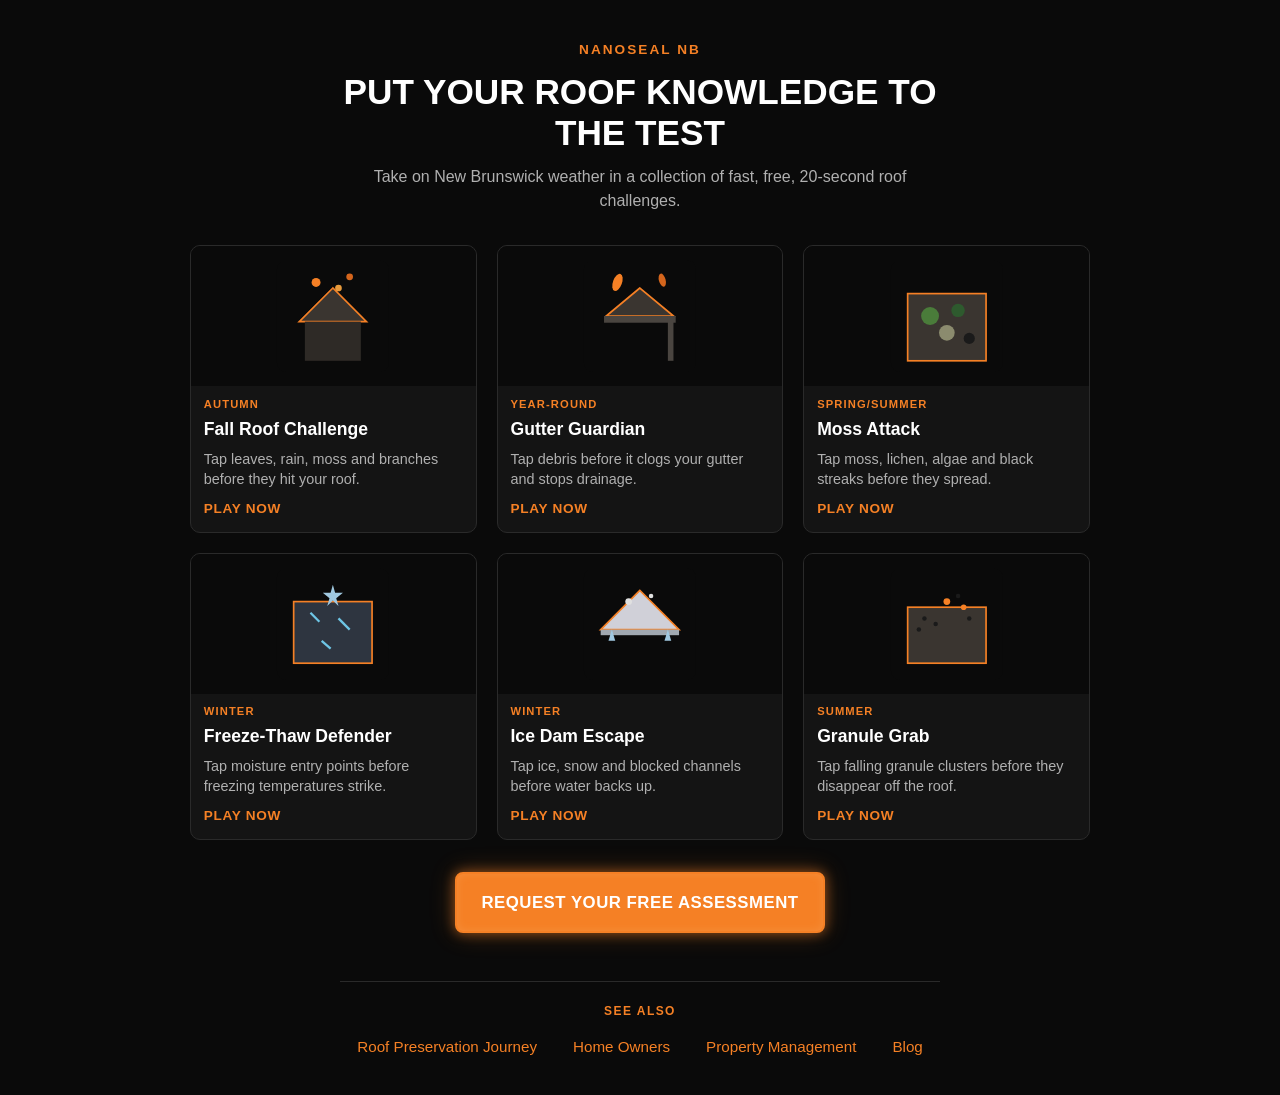
<file: index.html>
<!DOCTYPE html>
<html lang="en">
<head>
<meta charset="UTF-8">
<meta name="viewport" content="width=device-width, initial-scale=1.0, maximum-scale=1.0, user-scalable=no, viewport-fit=cover">
<title>Roof Arcade | NanoSeal NB</title>
<meta name="description" content="Take on New Brunswick weather in a collection of fast, free, 20-second roof challenges from NanoSeal NB.">
<meta name="theme-color" content="#000000">
<link rel="canonical" href="https://nanosealnb.ca/roof-arcade/">
<link rel="icon" type="image/svg+xml" href="data:image/svg+xml,<svg xmlns='http://www.w3.org/2000/svg' viewBox='0 0 32 32'><rect width='32' height='32' fill='%230A0A0A'/><circle cx='16' cy='16' r='6' fill='%23F58025'/></svg>">
<meta property="og:title" content="Roof Arcade | NanoSeal NB">
<meta property="og:description" content="Take on New Brunswick weather in a collection of fast, free, 20-second roof challenges.">
<meta property="og:type" content="website">
<meta property="og:url" content="https://nanosealnb.ca/roof-arcade/">
<meta property="og:image" content="https://nanosealnb.ca/roof-arcade/share-image.png">
<meta property="og:site_name" content="NanoSeal NB">
<meta name="twitter:card" content="summary_large_image">
<meta name="twitter:title" content="Roof Arcade | NanoSeal NB">
<meta name="twitter:description" content="Take on New Brunswick weather in a collection of fast, free, 20-second roof challenges.">
<meta name="twitter:image" content="https://nanosealnb.ca/roof-arcade/share-image.png">
<link rel="stylesheet" href="style.css">
<script>
!function(f,b,e,v,n,t,s)
{if(f.fbq)return;n=f.fbq=function(){n.callMethod?
n.callMethod.apply(n,arguments):n.queue.push(arguments)};
if(!f._fbq)f._fbq=n;n.push=n;n.loaded=!0;n.version='2.0';
n.queue=[];t=b.createElement(e);t.async=!0;
t.src=v;s=b.getElementsByTagName(e)[0];
s.parentNode.insertBefore(t,s)}(window, document,'script',
'https://connect.facebook.net/en_US/fbevents.js');
fbq('init', '417200467669469');
fbq('track', 'PageView');
</script>
<noscript><img height="1" width="1" style="display:none"
src="https://www.facebook.com/tr?id=417200467669469&ev=PageView&noscript=1"/></noscript>
<script async src="https://www.googletagmanager.com/gtag/js?id=G-T69MEZVL30"></script>
<script>window.dataLayer=window.dataLayer||[];function gtag(){dataLayer.push(arguments);}gtag('js',new Date());gtag('config','G-T69MEZVL30');</script>
</head>
<body>
<header class="arcade-header">
  <p class="kicker">NanoSeal NB</p>
  <h1>PUT YOUR ROOF KNOWLEDGE TO THE TEST</h1>
  <p class="subtitle">Take on New Brunswick weather in a collection of fast, free, 20-second roof challenges.</p>
</header>

<main class="game-grid" aria-label="Available roof games">
  <a class="game-card" href="https://nanosealnb.ca/fall-challenge/" aria-label="Play Fall Roof Challenge now" data-game="Fall Roof Challenge">
    <div class="card-art">
      <svg viewBox="0 0 100 100" xmlns="http://www.w3.org/2000/svg"><rect width="100" height="100" rx="8" fill="#0A0A0A"/><polygon points="50,25 20,55 80,55" fill="#3A3530" stroke="#F58025" stroke-width="1.5"/><rect x="25" y="55" width="50" height="35" fill="#2E2A26"/><circle cx="35" cy="20" r="4" fill="#F58025"/><circle cx="65" cy="15" r="3" fill="#D4651C"/><circle cx="55" cy="25" r="3" fill="#E89B3C"/></svg>
    </div>
    <div class="card-season">Autumn</div>
    <div class="card-title">Fall Roof Challenge</div>
    <div class="card-desc">Tap leaves, rain, moss and branches before they hit your roof.</div>
    <div class="card-play">PLAY NOW</div>
  </a>

  <a class="game-card" href="https://nanosealnb.ca/gutter-guardian/" aria-label="Play Gutter Guardian now" data-game="Gutter Guardian">
    <div class="card-art">
      <svg viewBox="0 0 100 100" xmlns="http://www.w3.org/2000/svg"><rect width="100" height="100" rx="8" fill="#0A0A0A"/><polygon points="50,25 20,50 80,50" fill="#3A3530" stroke="#F58025" stroke-width="1.5"/><rect x="18" y="50" width="64" height="6" fill="#4A4540"/><rect x="75" y="50" width="5" height="40" fill="#4A4540"/><ellipse cx="30" cy="20" rx="4" ry="8" fill="#F58025" transform="rotate(20 30 20)"/><ellipse cx="70" cy="18" rx="3" ry="6" fill="#D4651C" transform="rotate(-15 70 18)"/></svg>
    </div>
    <div class="card-season">Year-Round</div>
    <div class="card-title">Gutter Guardian</div>
    <div class="card-desc">Tap debris before it clogs your gutter and stops drainage.</div>
    <div class="card-play">PLAY NOW</div>
  </a>

  <a class="game-card" href="https://nanosealnb.ca/moss-attack/" aria-label="Play Moss Attack now" data-game="Moss Attack">
    <div class="card-art">
      <svg viewBox="0 0 100 100" xmlns="http://www.w3.org/2000/svg"><rect width="100" height="100" rx="8" fill="#0A0A0A"/><rect x="15" y="30" width="70" height="60" fill="#3A3530" stroke="#F58025" stroke-width="1.5"/><circle cx="35" cy="50" r="8" fill="#4A7C3A"/><circle cx="60" cy="45" r="6" fill="#2E5A2E"/><circle cx="50" cy="65" r="7" fill="#8B8B6E"/><circle cx="70" cy="70" r="5" fill="#1A1A1A"/></svg>
    </div>
    <div class="card-season">Spring/Summer</div>
    <div class="card-title">Moss Attack</div>
    <div class="card-desc">Tap moss, lichen, algae and black streaks before they spread.</div>
    <div class="card-play">PLAY NOW</div>
  </a>

  <a class="game-card" href="https://nanosealnb.ca/freeze-thaw-defender/" aria-label="Play Freeze-Thaw Defender now" data-game="Freeze-Thaw Defender">
    <div class="card-art">
      <svg viewBox="0 0 100 100" xmlns="http://www.w3.org/2000/svg"><rect width="100" height="100" rx="8" fill="#0A0A0A"/><rect x="15" y="30" width="70" height="55" fill="#2E3540" stroke="#F58025" stroke-width="1.5"/><line x1="30" y1="40" x2="38" y2="48" stroke="#6EC6E6" stroke-width="2"/><line x1="55" y1="45" x2="65" y2="55" stroke="#6EC6E6" stroke-width="2"/><line x1="40" y1="65" x2="48" y2="72" stroke="#6EC6E6" stroke-width="2"/><polygon points="50,15 52,22 59,22 53,27 55,34 50,29 45,34 47,27 41,22 48,22" fill="#A0C8E0"/></svg>
    </div>
    <div class="card-season">Winter</div>
    <div class="card-title">Freeze-Thaw Defender</div>
    <div class="card-desc">Tap moisture entry points before freezing temperatures strike.</div>
    <div class="card-play">PLAY NOW</div>
  </a>

  <a class="game-card" href="https://nanosealnb.ca/ice-dam-escape/" aria-label="Play Ice Dam Escape now" data-game="Ice Dam Escape">
    <div class="card-art">
      <svg viewBox="0 0 100 100" xmlns="http://www.w3.org/2000/svg"><rect width="100" height="100" rx="8" fill="#0A0A0A"/><polygon points="50,20 15,55 85,55" fill="#D0D0D8" stroke="#F58025" stroke-width="1.5"/><rect x="15" y="55" width="70" height="5" fill="#A0A8B0"/><polygon points="25,55 28,65 22,65" fill="#A0C8E0"/><polygon points="75,55 78,65 72,65" fill="#A0C8E0"/><circle cx="40" cy="30" r="3" fill="#E0E0E0"/><circle cx="60" cy="25" r="2" fill="#E0E0E0"/></svg>
    </div>
    <div class="card-season">Winter</div>
    <div class="card-title">Ice Dam Escape</div>
    <div class="card-desc">Tap ice, snow and blocked channels before water backs up.</div>
    <div class="card-play">PLAY NOW</div>
  </a>

  <a class="game-card" href="https://nanosealnb.ca/granule-grab/" aria-label="Play Granule Grab now" data-game="Granule Grab">
    <div class="card-art">
      <svg viewBox="0 0 100 100" xmlns="http://www.w3.org/2000/svg"><rect width="100" height="100" rx="8" fill="#0A0A0A"/><rect x="15" y="35" width="70" height="50" fill="#3A3530" stroke="#F58025" stroke-width="1.5"/><circle cx="30" cy="45" r="2" fill="#1A1A1A"/><circle cx="40" cy="50" r="2" fill="#1A1A1A"/><circle cx="25" cy="55" r="2" fill="#1A1A1A"/><circle cx="50" cy="30" r="3" fill="#F58025"/><circle cx="60" cy="25" r="2" fill="#1A1A1A"/><circle cx="65" cy="35" r="2.5" fill="#F58025"/><circle cx="70" cy="45" r="2" fill="#1A1A1A"/></svg>
    </div>
    <div class="card-season">Summer</div>
    <div class="card-title">Granule Grab</div>
    <div class="card-desc">Tap falling granule clusters before they disappear off the roof.</div>
    <div class="card-play">PLAY NOW</div>
  </a>
</main>

<section class="cta-section">
  <a class="btn btn-accent" href="https://nanosealnb.ca/contact/" aria-label="Request your free assessment" id="assessment-link">REQUEST YOUR FREE ASSESSMENT</a>
</section>

<nav class="see-also" aria-label="More from NanoSeal NB">
  <p class="see-also-heading">SEE ALSO</p>
  <ul class="see-also-links">
    <li><a href="https://nanosealnb.ca/roof-preservation-journey/">Roof Preservation Journey</a></li>
    <li><a href="https://nanosealnb.ca/home-owners/">Home Owners</a></li>
    <li><a href="https://nanosealnb.ca/property-management/">Property Management</a></li>
    <li><a href="https://nanosealnb.ca/blog/">Blog</a></li>
  </ul>
</nav>

<script>
(function () {
  'use strict';
  function trackGameEvent(eventName, data) {
    if (typeof console !== 'undefined' && console.log) console.log('[GameEvent]', eventName, data || {});
    if (typeof window.fbq === 'function') window.fbq('trackCustom', eventName, data || {});
    if (typeof window.gtag === 'function') window.gtag('event', eventName, data || {});
  }

  var cards = document.querySelectorAll('.game-card');
  for (var i = 0; i < cards.length; i++) {
    cards[i].addEventListener('click', function () {
      trackGameEvent('arcade_game_selected', { gameName: this.getAttribute('data-game'), destination: this.getAttribute('href') });
    });
  }

  var assessmentLink = document.getElementById('assessment-link');
  if (assessmentLink) {
    assessmentLink.addEventListener('click', function () {
      trackGameEvent('assessment_clicked', { url: 'https://nanosealnb.ca/contact/' });
    });
  }

  trackGameEvent('arcade_viewed', { page: 'roof-arcade' });
})();
</script>
</body>
</html>
</file>
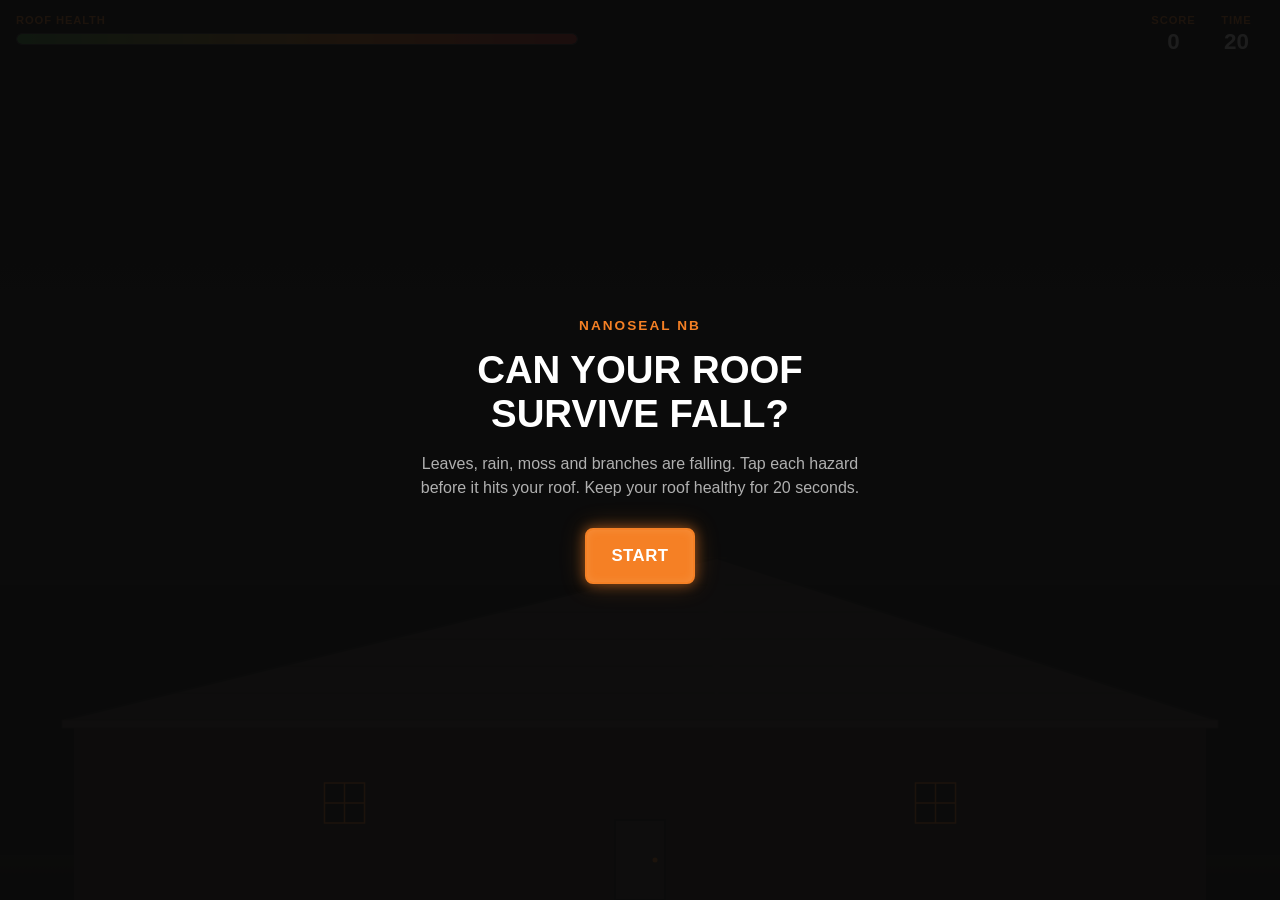
<file: fall-challenge/index.html>
<!DOCTYPE html>
<html lang="en">
<head>
<meta charset="UTF-8">
<meta name="viewport" content="width=device-width, initial-scale=1.0, maximum-scale=1.0, user-scalable=no, viewport-fit=cover">
<title>Can Your Roof Survive Fall? | NanoSeal NB</title>
<meta name="description" content="Test your roof against leaves, rain, moss and fall weather in NanoSeal NB's 20-second Roof Survival Challenge.">
<meta name="theme-color" content="#000000">
<link rel="canonical" href="https://nanosealnb.ca/fall-challenge/">

<!-- Open Graph -->
<meta property="og:title" content="Can Your Roof Survive Fall? | NanoSeal NB">
<meta property="og:description" content="Test your roof against leaves, rain, moss and fall weather in NanoSeal NB's 20-second Roof Survival Challenge.">
<meta property="og:type" content="website">
<meta property="og:url" content="https://nanosealnb.ca/fall-challenge/">
<meta property="og:image" content="https://nanosealnb.ca/fall-challenge/share-image.png">
<meta property="og:site_name" content="NanoSeal NB">

<!-- Twitter Card -->
<meta name="twitter:card" content="summary_large_image">
<meta name="twitter:title" content="Can Your Roof Survive Fall? | NanoSeal NB">
<meta name="twitter:description" content="Test your roof against leaves, rain, moss and fall weather in NanoSeal NB's 20-second Roof Survival Challenge.">
<meta name="twitter:image" content="https://nanosealnb.ca/fall-challenge/share-image.png">

<link rel="stylesheet" href="style.css">

<!-- Meta Pixel -->
<script>
!function(f,b,e,v,n,t,s)
{if(f.fbq)return;n=f.fbq=function(){n.callMethod?
n.callMethod.apply(n,arguments):n.queue.push(arguments)};
if(!f._fbq)f._fbq=n;n.push=n;n.loaded=!0;n.version='2.0';
n.queue=[];t=b.createElement(e);t.async=!0;
t.src=v;s=b.getElementsByTagName(e)[0];
s.parentNode.insertBefore(t,s)}(window, document,'script',
'https://connect.facebook.net/en_US/fbevents.js');
fbq('init', '417200467669469');
fbq('track', 'PageView');
</script>
<noscript><img height="1" width="1" style="display:none"
src="https://www.facebook.com/tr?id=417200467669469&ev=PageView&noscript=1"/></noscript>

<!-- Google Analytics 4 -->
<script async src="https://www.googletagmanager.com/gtag/js?id=G-T69MEZVL30"></script>
<script>
window.dataLayer = window.dataLayer || [];
function gtag(){dataLayer.push(arguments);}
gtag('js', new Date());
gtag('config', 'G-T69MEZVL30');
</script>
</head>
<body>

<!-- Canvas fallback notice; hidden if JS+Canvas are available -->
<div id="canvas-fallback" class="fallback" role="alert">
  Your browser does not support the HTML5 Canvas element required to play this game.
  Please update your browser to the latest version to play "Can Your Roof Survive Fall?"
</div>

<!-- Start screen overlay -->
<div id="start-screen" class="overlay" role="dialog" aria-labelledby="start-heading">
  <div class="overlay-inner">
    <p class="kicker">NanoSeal NB</p>
    <h1 id="start-heading">CAN YOUR ROOF SURVIVE FALL?</h1>
    <p class="instructions">
      Leaves, rain, moss and branches are falling. Tap each hazard before it hits your roof.
      Keep your roof healthy for 20 seconds.
    </p>
    <button id="start-btn" class="btn btn-primary" aria-label="Start the roof survival game">
      START
    </button>
  </div>
</div>

<!-- Game HUD -->
<div id="hud" class="hud" aria-hidden="true">
  <div class="hud-left">
    <div class="hud-label">ROOF HEALTH</div>
    <div class="health-bar" role="progressbar" aria-label="Roof health" aria-valuemin="0" aria-valuemax="100" aria-valuenow="100">
      <div id="health-fill" class="health-fill"></div>
    </div>
  </div>
  <div class="hud-right">
    <div class="hud-cell">
      <div class="hud-label">SCORE</div>
      <div id="score" class="hud-value">0</div>
    </div>
    <div class="hud-cell">
      <div class="hud-label">TIME</div>
      <div id="timer" class="hud-value">20</div>
    </div>
  </div>
</div>

<!-- Weather warning banner (shown around 15s remaining) -->
<div id="weather-warning" class="weather-warning" aria-hidden="true">WEATHER WARNING</div>

<!-- Canvas element -->
<canvas id="game-canvas" aria-label="Roof survival game canvas" aria-hidden="true"></canvas>

<!-- End screen overlay -->
<div id="end-screen" class="overlay" role="dialog" aria-labelledby="end-heading" aria-hidden="true">
  <div class="overlay-inner">
    <p class="kicker">NanoSeal NB</p>
    <h1 id="end-heading" class="end-title">YOU SURVIVED THE STORM</h1>
    <div class="result-stats">
      <div class="result-stat">Score: <span id="final-score">0</span></div>
      <div class="result-stat">Roof Health: <span id="final-health">0</span>%</div>
    </div>
    <p class="tagline">You cannot control New Brunswick weather, but you can prepare your roof for it.</p>
    <div class="btn-row">
      <button id="try-again-btn" class="btn btn-outline" aria-label="Try again">
        TRY AGAIN
      </button>
      <a id="assessment-link" class="btn btn-accent" href="https://nanosealnb.ca/contact/"
         aria-label="Request your free assessment">
        REQUEST YOUR FREE ASSESSMENT
      </a>
      <button id="share-btn" class="btn btn-share" aria-label="Share your score with friends">
        SHARE MY SCORE
      </button>
    </div>
    <p id="share-status" class="share-status" aria-live="polite" role="status"></p>
    <p class="small-info">Real roof problems are easier to manage when caught early.</p>
    <nav class="see-also" aria-label="More from NanoSeal NB">
      <p class="see-also-heading">SEE ALSO</p>
      <ul class="see-also-links">
        <li><a href="https://nanosealnb.ca/roof-preservation-journey/">Roof Preservation Journey</a></li>
        <li><a href="https://nanosealnb.ca/home-owners/">Home Owners</a></li>
        <li><a href="https://nanosealnb.ca/property-management/">Property Management</a></li>
        <li><a href="https://nanosealnb.ca/blog/">Blog</a></li>
      </ul>
    </nav>
  </div>
</div>

<script src="game.js"></script>
</body>
</html>
</file>
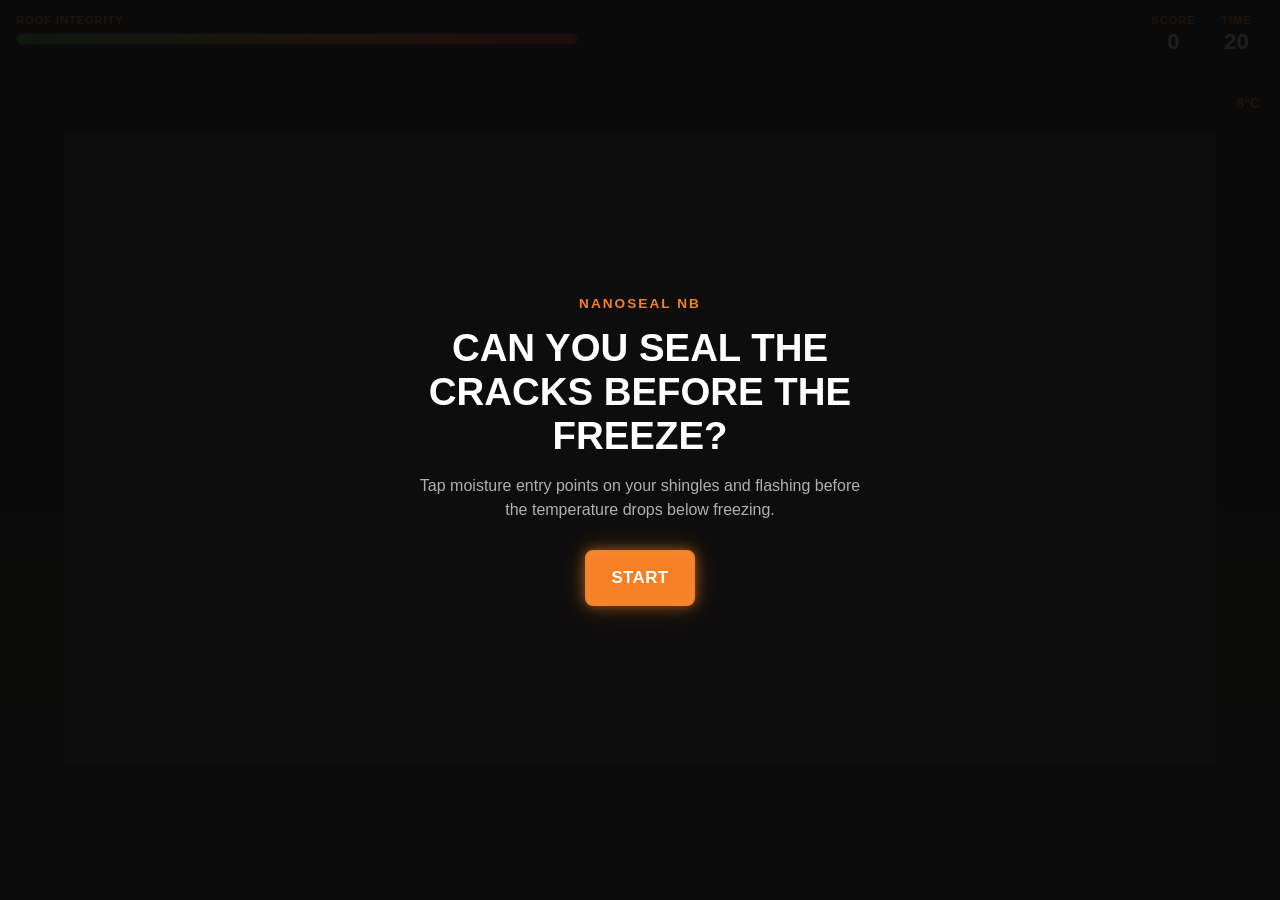
<file: freeze-thaw-defender/index.html>
<!DOCTYPE html>
<html lang="en">
<head>
<meta charset="UTF-8">
<meta name="viewport" content="width=device-width, initial-scale=1.0, maximum-scale=1.0, user-scalable=no, viewport-fit=cover">
<title>Freeze-Thaw Defender | NanoSeal NB</title>
<meta name="description" content="Seal cracks before the freeze. Tap moisture entry points on your asphalt shingles before freezing temperatures strike.">
<meta name="theme-color" content="#000000">
<link rel="canonical" href="https://nanosealnb.ca/freeze-thaw-defender/">
<link rel="icon" type="image/svg+xml" href="data:image/svg+xml,<svg xmlns='http://www.w3.org/2000/svg' viewBox='0 0 32 32'><rect width='32' height='32' fill='%230A0A0A'/><circle cx='16' cy='16' r='6' fill='%23F58025'/></svg>">
<meta property="og:title" content="Freeze-Thaw Defender | NanoSeal NB">
<meta property="og:description" content="Seal cracks before the freeze. Tap moisture entry points before freezing temperatures strike.">
<meta property="og:type" content="website">
<meta property="og:url" content="https://nanosealnb.ca/freeze-thaw-defender/">
<meta property="og:image" content="https://nanosealnb.ca/freeze-thaw-defender/share-image.png">
<meta property="og:site_name" content="NanoSeal NB">
<meta name="twitter:card" content="summary_large_image">
<meta name="twitter:title" content="Freeze-Thaw Defender | NanoSeal NB">
<meta name="twitter:description" content="Seal cracks before the freeze. Tap moisture entry points before freezing temperatures strike.">
<meta name="twitter:image" content="https://nanosealnb.ca/freeze-thaw-defender/share-image.png">
<link rel="stylesheet" href="style.css">
<script>
!function(f,b,e,v,n,t,s)
{if(f.fbq)return;n=f.fbq=function(){n.callMethod?
n.callMethod.apply(n,arguments):n.queue.push(arguments)};
if(!f._fbq)f._fbq=n;n.push=n;n.loaded=!0;n.version='2.0';
n.queue=[];t=b.createElement(e);t.async=!0;
t.src=v;s=b.getElementsByTagName(e)[0];
s.parentNode.insertBefore(t,s)}(window, document,'script',
'https://connect.facebook.net/en_US/fbevents.js');
fbq('init', '417200467669469');
fbq('track', 'PageView');
</script>
<noscript><img height="1" width="1" style="display:none"
src="https://www.facebook.com/tr?id=417200467669469&ev=PageView&noscript=1"/></noscript>
<script async src="https://www.googletagmanager.com/gtag/js?id=G-T69MEZVL30"></script>
<script>window.dataLayer=window.dataLayer||[];function gtag(){dataLayer.push(arguments);}gtag('js',new Date());gtag('config','G-T69MEZVL30');</script>
</head>
<body>
<div id="canvas-fallback" class="fallback" role="alert">
  Your browser does not support the HTML5 Canvas element required to play this game.
  Please update your browser to the latest version to play "Freeze-Thaw Defender."
</div>
<div id="start-screen" class="overlay" role="dialog" aria-labelledby="start-heading">
  <div class="overlay-inner">
    <p class="kicker">NanoSeal NB</p>
    <h1 id="start-heading">CAN YOU SEAL THE CRACKS BEFORE THE FREEZE?</h1>
    <p class="instructions">Tap moisture entry points on your shingles and flashing before the temperature drops below freezing.</p>
    <button id="start-btn" class="btn btn-primary" aria-label="Start the freeze-thaw defender game">START</button>
  </div>
</div>
<div id="hud" class="hud" aria-hidden="true">
  <div class="hud-left">
    <div class="hud-label">ROOF INTEGRITY</div>
    <div class="health-bar" role="progressbar" aria-label="Roof integrity" aria-valuemin="0" aria-valuemax="100" aria-valuenow="100">
      <div id="health-fill" class="health-fill"></div>
    </div>
  </div>
  <div class="hud-right">
    <div class="hud-cell"><div class="hud-label">SCORE</div><div id="score" class="hud-value">0</div></div>
    <div class="hud-cell"><div class="hud-label">TIME</div><div id="timer" class="hud-value">20</div></div>
  </div>
</div>
<div id="weather-warning" class="weather-warning" aria-hidden="true">FLASH FREEZE WARNING</div>
<canvas id="game-canvas" aria-label="Freeze-Thaw Defender game canvas" aria-hidden="true"></canvas>
<div id="end-screen" class="overlay" role="dialog" aria-labelledby="end-heading" aria-hidden="true">
  <div class="overlay-inner">
    <p class="kicker">NanoSeal NB</p>
    <h1 id="end-heading" class="end-title">YOUR ROOF SURVIVED THE FREEZE</h1>
    <div class="result-stats">
      <div class="result-stat">Score: <span id="final-score">0</span></div>
      <div class="result-stat">Integrity: <span id="final-health">0</span>%</div>
    </div>
    <p class="tagline">Repeated freezing and thawing can turn small vulnerabilities into larger problems.</p>
    <div class="btn-row">
      <button id="try-again-btn" class="btn btn-outline" aria-label="Try again">TRY AGAIN</button>
      <a id="assessment-link" class="btn btn-accent" href="https://nanosealnb.ca/contact/" aria-label="Request your free assessment">REQUEST YOUR FREE ASSESSMENT</a>
      <button id="share-btn" class="btn btn-share" aria-label="Share your score with friends">SHARE MY SCORE</button>
    </div>
    <p id="share-status" class="share-status" aria-live="polite" role="status"></p>
    <p class="small-info">Real roof problems are easier to manage when caught early.</p>
    <nav class="see-also" aria-label="More from NanoSeal NB">
      <p class="see-also-heading">SEE ALSO</p>
      <ul class="see-also-links">
        <li><a href="https://nanosealnb.ca/roof-preservation-journey/">Roof Preservation Journey</a></li>
        <li><a href="https://nanosealnb.ca/home-owners/">Home Owners</a></li>
        <li><a href="https://nanosealnb.ca/property-management/">Property Management</a></li>
        <li><a href="https://nanosealnb.ca/blog/">Blog</a></li>
      </ul>
    </nav>
  </div>
</div>
<script src="game.js"></script>
</body>
</html>
</file>
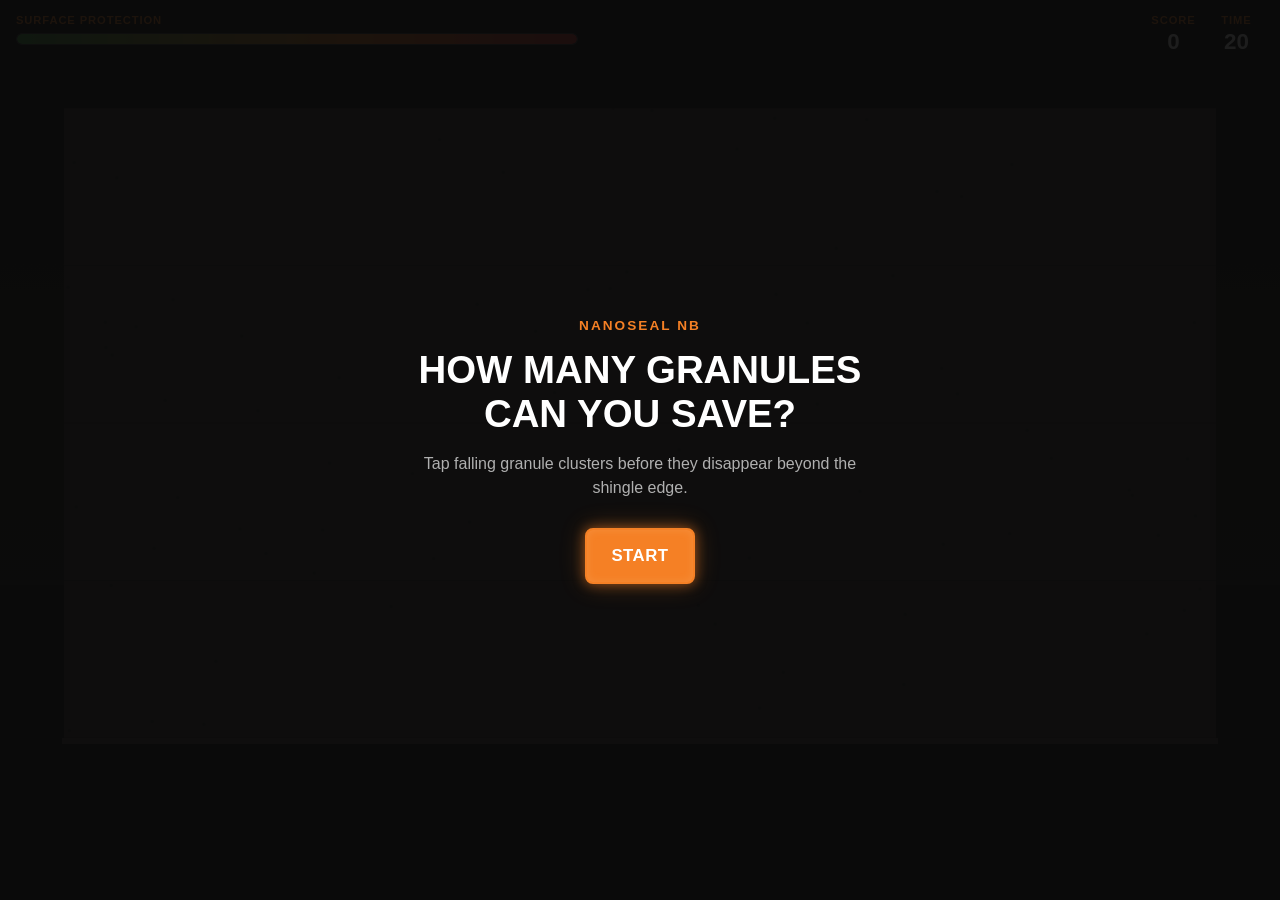
<file: granule-grab/index.html>
<!DOCTYPE html>
<html lang="en">
<head>
<meta charset="UTF-8">
<meta name="viewport" content="width=device-width, initial-scale=1.0, maximum-scale=1.0, user-scalable=no, viewport-fit=cover">
<title>Granule Grab | NanoSeal NB</title>
<meta name="description" content="How many granules can you save? Tap falling granule clusters before they disappear and protect your asphalt shingles from UV and weathering.">
<meta name="theme-color" content="#000000">
<link rel="canonical" href="https://nanosealnb.ca/granule-grab/">
<link rel="icon" type="image/svg+xml" href="data:image/svg+xml,<svg xmlns='http://www.w3.org/2000/svg' viewBox='0 0 32 32'><rect width='32' height='32' fill='%230A0A0A'/><circle cx='16' cy='16' r='6' fill='%23F58025'/></svg>">
<meta property="og:title" content="Granule Grab | NanoSeal NB">
<meta property="og:description" content="How many granules can you save? Tap falling granule clusters before they disappear.">
<meta property="og:type" content="website">
<meta property="og:url" content="https://nanosealnb.ca/granule-grab/">
<meta property="og:image" content="https://nanosealnb.ca/granule-grab/share-image.png">
<meta property="og:site_name" content="NanoSeal NB">
<meta name="twitter:card" content="summary_large_image">
<meta name="twitter:title" content="Granule Grab | NanoSeal NB">
<meta name="twitter:description" content="How many granules can you save? Tap falling granule clusters before they disappear.">
<meta name="twitter:image" content="https://nanosealnb.ca/granule-grab/share-image.png">
<link rel="stylesheet" href="style.css">
<script>
!function(f,b,e,v,n,t,s)
{if(f.fbq)return;n=f.fbq=function(){n.callMethod?
n.callMethod.apply(n,arguments):n.queue.push(arguments)};
if(!f._fbq)f._fbq=n;n.push=n;n.loaded=!0;n.version='2.0';
n.queue=[];t=b.createElement(e);t.async=!0;
t.src=v;s=b.getElementsByTagName(e)[0];
s.parentNode.insertBefore(t,s)}(window, document,'script',
'https://connect.facebook.net/en_US/fbevents.js');
fbq('init', '417200467669469');
fbq('track', 'PageView');
</script>
<noscript><img height="1" width="1" style="display:none"
src="https://www.facebook.com/tr?id=417200467669469&ev=PageView&noscript=1"/></noscript>
<script async src="https://www.googletagmanager.com/gtag/js?id=G-T69MEZVL30"></script>
<script>window.dataLayer=window.dataLayer||[];function gtag(){dataLayer.push(arguments);}gtag('js',new Date());gtag('config','G-T69MEZVL30');</script>
</head>
<body>
<div id="canvas-fallback" class="fallback" role="alert">
  Your browser does not support the HTML5 Canvas element required to play this game.
  Please update your browser to the latest version to play "Granule Grab."
</div>
<div id="start-screen" class="overlay" role="dialog" aria-labelledby="start-heading">
  <div class="overlay-inner">
    <p class="kicker">NanoSeal NB</p>
    <h1 id="start-heading">HOW MANY GRANULES CAN YOU SAVE?</h1>
    <p class="instructions">Tap falling granule clusters before they disappear beyond the shingle edge.</p>
    <button id="start-btn" class="btn btn-primary" aria-label="Start the granule grab game">START</button>
  </div>
</div>
<div id="hud" class="hud" aria-hidden="true">
  <div class="hud-left">
    <div class="hud-label">SURFACE PROTECTION</div>
    <div class="health-bar" role="progressbar" aria-label="Surface protection" aria-valuemin="0" aria-valuemax="100" aria-valuenow="100">
      <div id="health-fill" class="health-fill"></div>
    </div>
  </div>
  <div class="hud-right">
    <div class="hud-cell"><div class="hud-label">SCORE</div><div id="score" class="hud-value">0</div></div>
    <div class="hud-cell"><div class="hud-label">TIME</div><div id="timer" class="hud-value">20</div></div>
  </div>
</div>
<div id="weather-warning" class="weather-warning" aria-hidden="true">UV AND WIND WARNING</div>
<canvas id="game-canvas" aria-label="Granule Grab game canvas" aria-hidden="true"></canvas>
<div id="end-screen" class="overlay" role="dialog" aria-labelledby="end-heading" aria-hidden="true">
  <div class="overlay-inner">
    <p class="kicker">NanoSeal NB</p>
    <h1 id="end-heading" class="end-title">YOU PROTECTED THE SURFACE</h1>
    <div class="result-stats">
      <div class="result-stat">Score: <span id="final-score">0</span></div>
      <div class="result-stat">Protection: <span id="final-health">0</span>%</div>
    </div>
    <p class="tagline">Granules help protect asphalt shingles from weathering and ultraviolet exposure.</p>
    <div class="btn-row">
      <button id="try-again-btn" class="btn btn-outline" aria-label="Try again">TRY AGAIN</button>
      <a id="assessment-link" class="btn btn-accent" href="https://nanosealnb.ca/contact/" aria-label="Request your free assessment">REQUEST YOUR FREE ASSESSMENT</a>
      <button id="share-btn" class="btn btn-share" aria-label="Share your score with friends">SHARE MY SCORE</button>
    </div>
    <p id="share-status" class="share-status" aria-live="polite" role="status"></p>
    <p class="small-info">Real roof problems are easier to manage when caught early.</p>
    <nav class="see-also" aria-label="More from NanoSeal NB">
      <p class="see-also-heading">SEE ALSO</p>
      <ul class="see-also-links">
        <li><a href="https://nanosealnb.ca/roof-preservation-journey/">Roof Preservation Journey</a></li>
        <li><a href="https://nanosealnb.ca/home-owners/">Home Owners</a></li>
        <li><a href="https://nanosealnb.ca/property-management/">Property Management</a></li>
        <li><a href="https://nanosealnb.ca/blog/">Blog</a></li>
      </ul>
    </nav>
  </div>
</div>
<script src="game.js"></script>
</body>
</html>
</file>
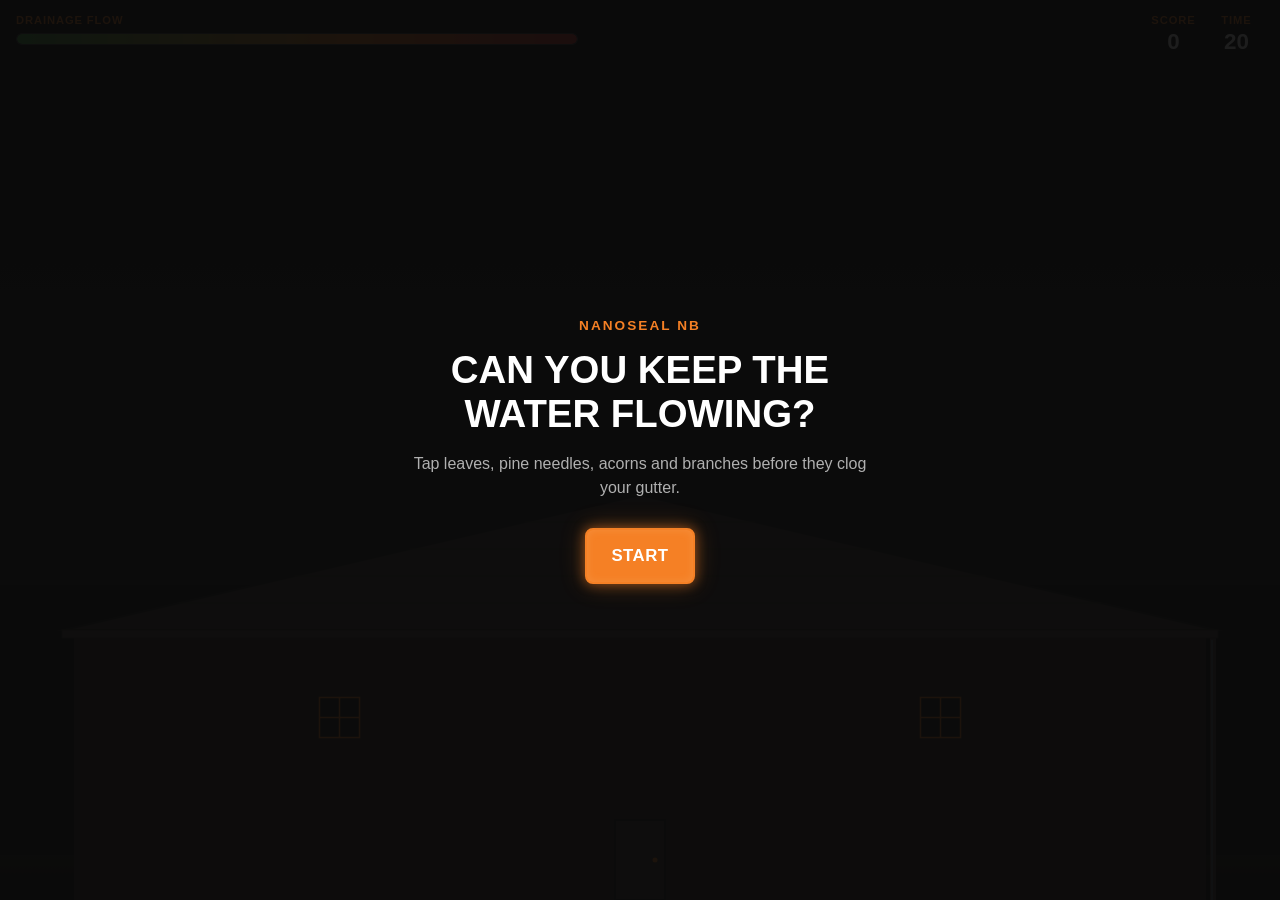
<file: gutter-guardian/index.html>
<!DOCTYPE html>
<html lang="en">
<head>
<meta charset="UTF-8">
<meta name="viewport" content="width=device-width, initial-scale=1.0, maximum-scale=1.0, user-scalable=no, viewport-fit=cover">
<title>Gutter Guardian | NanoSeal NB</title>
<meta name="description" content="Keep the water flowing. Tap leaves, pine needles, acorns and branches before they clog your gutter in NanoSeal NB's Gutter Guardian challenge.">
<meta name="theme-color" content="#000000">
<link rel="canonical" href="https://nanosealnb.ca/gutter-guardian/">
<link rel="icon" type="image/svg+xml" href="data:image/svg+xml,<svg xmlns='http://www.w3.org/2000/svg' viewBox='0 0 32 32'><rect width='32' height='32' fill='%230A0A0A'/><circle cx='16' cy='16' r='6' fill='%23F58025'/></svg>">

<meta property="og:title" content="Gutter Guardian | NanoSeal NB">
<meta property="og:description" content="Keep the water flowing. Tap debris before it clogs your gutter in NanoSeal NB's Gutter Guardian challenge.">
<meta property="og:type" content="website">
<meta property="og:url" content="https://nanosealnb.ca/gutter-guardian/">
<meta property="og:image" content="https://nanosealnb.ca/gutter-guardian/share-image.png">
<meta property="og:site_name" content="NanoSeal NB">

<meta name="twitter:card" content="summary_large_image">
<meta name="twitter:title" content="Gutter Guardian | NanoSeal NB">
<meta name="twitter:description" content="Keep the water flowing. Tap debris before it clogs your gutter in NanoSeal NB's Gutter Guardian challenge.">
<meta name="twitter:image" content="https://nanosealnb.ca/gutter-guardian/share-image.png">

<link rel="stylesheet" href="style.css">

<script>
!function(f,b,e,v,n,t,s)
{if(f.fbq)return;n=f.fbq=function(){n.callMethod?
n.callMethod.apply(n,arguments):n.queue.push(arguments)};
if(!f._fbq)f._fbq=n;n.push=n;n.loaded=!0;n.version='2.0';
n.queue=[];t=b.createElement(e);t.async=!0;
t.src=v;s=b.getElementsByTagName(e)[0];
s.parentNode.insertBefore(t,s)}(window, document,'script',
'https://connect.facebook.net/en_US/fbevents.js');
fbq('init', '417200467669469');
fbq('track', 'PageView');
</script>
<noscript><img height="1" width="1" style="display:none"
src="https://www.facebook.com/tr?id=417200467669469&ev=PageView&noscript=1"/></noscript>

<script async src="https://www.googletagmanager.com/gtag/js?id=G-T69MEZVL30"></script>
<script>
window.dataLayer = window.dataLayer || [];
function gtag(){dataLayer.push(arguments);}
gtag('js', new Date());
gtag('config', 'G-T69MEZVL30');
</script>
</head>
<body>

<div id="canvas-fallback" class="fallback" role="alert">
  Your browser does not support the HTML5 Canvas element required to play this game.
  Please update your browser to the latest version to play "Gutter Guardian."
</div>

<div id="start-screen" class="overlay" role="dialog" aria-labelledby="start-heading">
  <div class="overlay-inner">
    <p class="kicker">NanoSeal NB</p>
    <h1 id="start-heading">CAN YOU KEEP THE WATER FLOWING?</h1>
    <p class="instructions">Tap leaves, pine needles, acorns and branches before they clog your gutter.</p>
    <button id="start-btn" class="btn btn-primary" aria-label="Start the gutter guardian game">START</button>
  </div>
</div>

<div id="hud" class="hud" aria-hidden="true">
  <div class="hud-left">
    <div class="hud-label">DRAINAGE FLOW</div>
    <div class="health-bar" role="progressbar" aria-label="Drainage flow" aria-valuemin="0" aria-valuemax="100" aria-valuenow="100">
      <div id="health-fill" class="health-fill"></div>
    </div>
  </div>
  <div class="hud-right">
    <div class="hud-cell">
      <div class="hud-label">SCORE</div>
      <div id="score" class="hud-value">0</div>
    </div>
    <div class="hud-cell">
      <div class="hud-label">TIME</div>
      <div id="timer" class="hud-value">20</div>
    </div>
  </div>
</div>

<div id="weather-warning" class="weather-warning" aria-hidden="true">HEAVY RAIN WARNING</div>
<canvas id="game-canvas" aria-label="Gutter Guardian game canvas" aria-hidden="true"></canvas>

<div id="end-screen" class="overlay" role="dialog" aria-labelledby="end-heading" aria-hidden="true">
  <div class="overlay-inner">
    <p class="kicker">NanoSeal NB</p>
    <h1 id="end-heading" class="end-title">YOU KEPT THE WATER FLOWING</h1>
    <div class="result-stats">
      <div class="result-stat">Score: <span id="final-score">0</span></div>
      <div class="result-stat">Flow: <span id="final-health">0</span>%</div>
    </div>
    <p class="tagline">Debris and poor drainage can trap moisture around your roofline.</p>
    <div class="btn-row">
      <button id="try-again-btn" class="btn btn-outline" aria-label="Try again">TRY AGAIN</button>
      <a id="assessment-link" class="btn btn-accent" href="https://nanosealnb.ca/contact/" aria-label="Request your free assessment">REQUEST YOUR FREE ASSESSMENT</a>
      <button id="share-btn" class="btn btn-share" aria-label="Share your score with friends">SHARE MY SCORE</button>
    </div>
    <p id="share-status" class="share-status" aria-live="polite" role="status"></p>
    <p class="small-info">Real roof problems are easier to manage when caught early.</p>
    <nav class="see-also" aria-label="More from NanoSeal NB">
      <p class="see-also-heading">SEE ALSO</p>
      <ul class="see-also-links">
        <li><a href="https://nanosealnb.ca/roof-preservation-journey/">Roof Preservation Journey</a></li>
        <li><a href="https://nanosealnb.ca/home-owners/">Home Owners</a></li>
        <li><a href="https://nanosealnb.ca/property-management/">Property Management</a></li>
        <li><a href="https://nanosealnb.ca/blog/">Blog</a></li>
      </ul>
    </nav>
  </div>
</div>

<script src="game.js"></script>
</body>
</html>
</file>
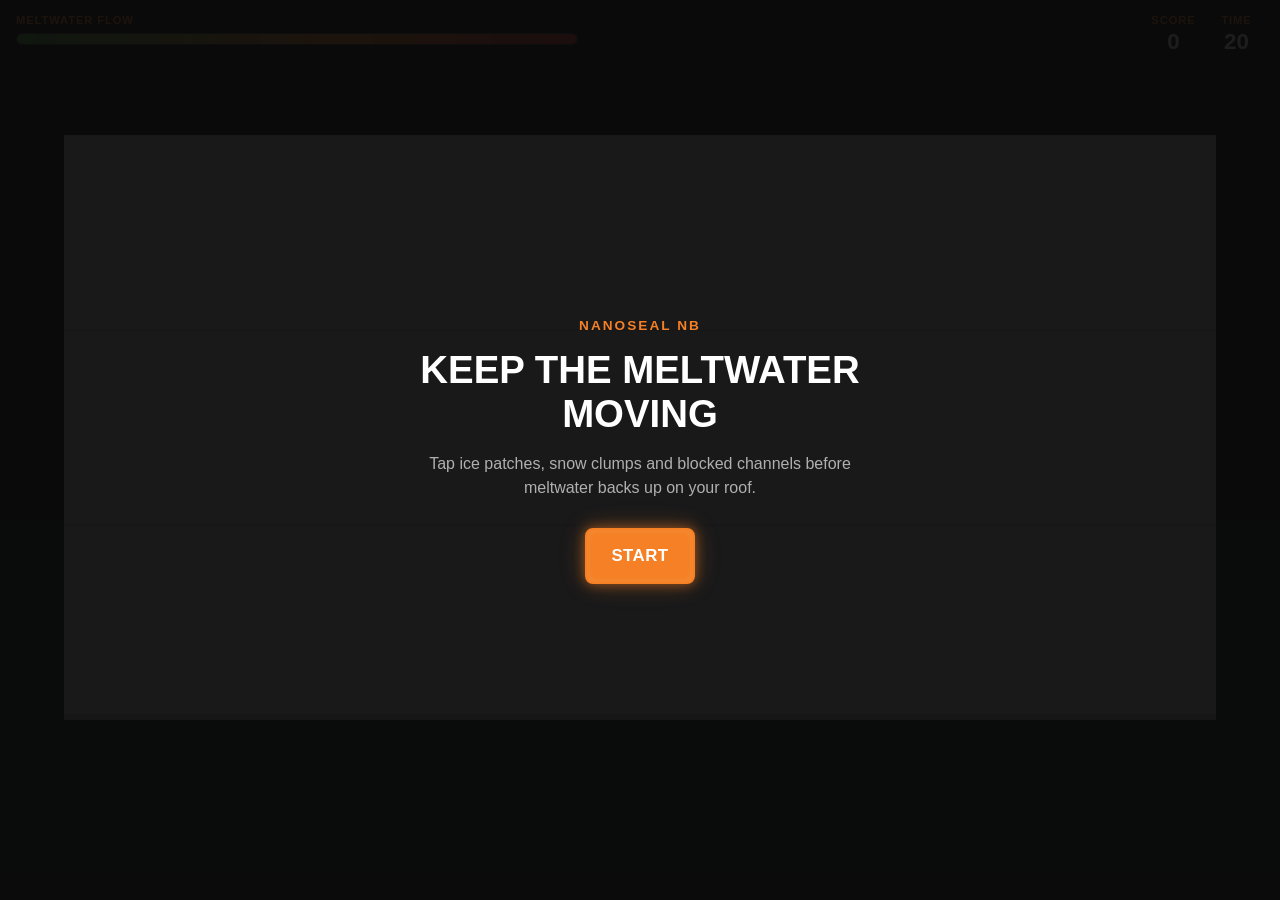
<file: ice-dam-escape/index.html>
<!DOCTYPE html>
<html lang="en">
<head>
<meta charset="UTF-8">
<meta name="viewport" content="width=device-width, initial-scale=1.0, maximum-scale=1.0, user-scalable=no, viewport-fit=cover">
<title>Ice Dam Escape | NanoSeal NB</title>
<meta name="description" content="Keep the meltwater moving. Tap ice patches, snow clumps and blocked channels before water backs up on your roof.">
<meta name="theme-color" content="#000000">
<link rel="canonical" href="https://nanosealnb.ca/ice-dam-escape/">
<link rel="icon" type="image/svg+xml" href="data:image/svg+xml,<svg xmlns='http://www.w3.org/2000/svg' viewBox='0 0 32 32'><rect width='32' height='32' fill='%230A0A0A'/><circle cx='16' cy='16' r='6' fill='%23F58025'/></svg>">
<meta property="og:title" content="Ice Dam Escape | NanoSeal NB">
<meta property="og:description" content="Keep the meltwater moving. Tap ice, snow and blocked channels before water backs up on your roof.">
<meta property="og:type" content="website">
<meta property="og:url" content="https://nanosealnb.ca/ice-dam-escape/">
<meta property="og:image" content="https://nanosealnb.ca/ice-dam-escape/share-image.png">
<meta property="og:site_name" content="NanoSeal NB">
<meta name="twitter:card" content="summary_large_image">
<meta name="twitter:title" content="Ice Dam Escape | NanoSeal NB">
<meta name="twitter:description" content="Keep the meltwater moving. Tap ice, snow and blocked channels before water backs up on your roof.">
<meta name="twitter:image" content="https://nanosealnb.ca/ice-dam-escape/share-image.png">
<link rel="stylesheet" href="style.css">
<script>
!function(f,b,e,v,n,t,s)
{if(f.fbq)return;n=f.fbq=function(){n.callMethod?
n.callMethod.apply(n,arguments):n.queue.push(arguments)};
if(!f._fbq)f._fbq=n;n.push=n;n.loaded=!0;n.version='2.0';
n.queue=[];t=b.createElement(e);t.async=!0;
t.src=v;s=b.getElementsByTagName(e)[0];
s.parentNode.insertBefore(t,s)}(window, document,'script',
'https://connect.facebook.net/en_US/fbevents.js');
fbq('init', '417200467669469');
fbq('track', 'PageView');
</script>
<noscript><img height="1" width="1" style="display:none"
src="https://www.facebook.com/tr?id=417200467669469&ev=PageView&noscript=1"/></noscript>
<script async src="https://www.googletagmanager.com/gtag/js?id=G-T69MEZVL30"></script>
<script>window.dataLayer=window.dataLayer||[];function gtag(){dataLayer.push(arguments);}gtag('js',new Date());gtag('config','G-T69MEZVL30');</script>
</head>
<body>
<div id="canvas-fallback" class="fallback" role="alert">
  Your browser does not support the HTML5 Canvas element required to play this game.
  Please update your browser to the latest version to play "Ice Dam Escape."
</div>
<div id="start-screen" class="overlay" role="dialog" aria-labelledby="start-heading">
  <div class="overlay-inner">
    <p class="kicker">NanoSeal NB</p>
    <h1 id="start-heading">KEEP THE MELTWATER MOVING</h1>
    <p class="instructions">Tap ice patches, snow clumps and blocked channels before meltwater backs up on your roof.</p>
    <button id="start-btn" class="btn btn-primary" aria-label="Start the ice dam escape game">START</button>
  </div>
</div>
<div id="hud" class="hud" aria-hidden="true">
  <div class="hud-left">
    <div class="hud-label">MELTWATER FLOW</div>
    <div class="health-bar" role="progressbar" aria-label="Meltwater flow" aria-valuemin="0" aria-valuemax="100" aria-valuenow="100">
      <div id="health-fill" class="health-fill"></div>
    </div>
  </div>
  <div class="hud-right">
    <div class="hud-cell"><div class="hud-label">SCORE</div><div id="score" class="hud-value">0</div></div>
    <div class="hud-cell"><div class="hud-label">TIME</div><div id="timer" class="hud-value">20</div></div>
  </div>
</div>
<div id="weather-warning" class="weather-warning" aria-hidden="true">RAPID TEMPERATURE DROP</div>
<canvas id="game-canvas" aria-label="Ice Dam Escape game canvas" aria-hidden="true"></canvas>
<div id="end-screen" class="overlay" role="dialog" aria-labelledby="end-heading" aria-hidden="true">
  <div class="overlay-inner">
    <p class="kicker">NanoSeal NB</p>
    <h1 id="end-heading" class="end-title">YOU KEPT THE MELTWATER MOVING</h1>
    <div class="result-stats">
      <div class="result-stat">Score: <span id="final-score">0</span></div>
      <div class="result-stat">Flow: <span id="final-health">0</span>%</div>
    </div>
    <p class="tagline">Winter drainage problems can allow meltwater to collect where it does not belong.</p>
    <div class="btn-row">
      <button id="try-again-btn" class="btn btn-outline" aria-label="Try again">TRY AGAIN</button>
      <a id="assessment-link" class="btn btn-accent" href="https://nanosealnb.ca/contact/" aria-label="Request your free assessment">REQUEST YOUR FREE ASSESSMENT</a>
      <button id="share-btn" class="btn btn-share" aria-label="Share your score with friends">SHARE MY SCORE</button>
    </div>
    <p id="share-status" class="share-status" aria-live="polite" role="status"></p>
    <p class="small-info">Real roof problems are easier to manage when caught early.</p>
    <nav class="see-also" aria-label="More from NanoSeal NB">
      <p class="see-also-heading">SEE ALSO</p>
      <ul class="see-also-links">
        <li><a href="https://nanosealnb.ca/roof-preservation-journey/">Roof Preservation Journey</a></li>
        <li><a href="https://nanosealnb.ca/home-owners/">Home Owners</a></li>
        <li><a href="https://nanosealnb.ca/property-management/">Property Management</a></li>
        <li><a href="https://nanosealnb.ca/blog/">Blog</a></li>
      </ul>
    </nav>
  </div>
</div>
<script src="game.js"></script>
</body>
</html>
</file>
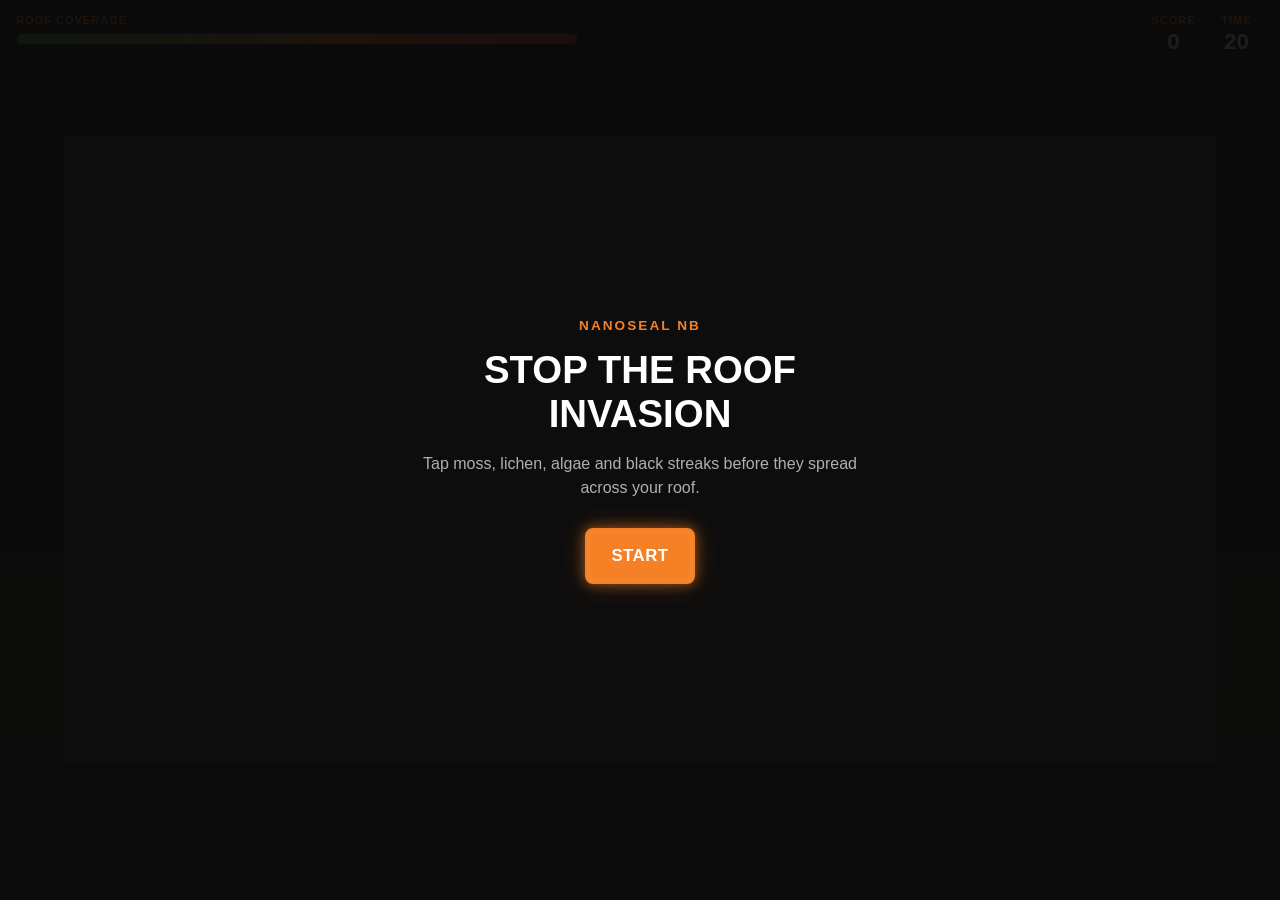
<file: moss-attack/index.html>
<!DOCTYPE html>
<html lang="en">
<head>
<meta charset="UTF-8">
<meta name="viewport" content="width=device-width, initial-scale=1.0, maximum-scale=1.0, user-scalable=no, viewport-fit=cover">
<title>Moss Attack | NanoSeal NB</title>
<meta name="description" content="Stop the roof invasion. Tap moss, lichen, algae and black-streak bacteria before they spread on your asphalt shingles.">
<meta name="theme-color" content="#000000">
<link rel="canonical" href="https://nanosealnb.ca/moss-attack/">
<link rel="icon" type="image/svg+xml" href="data:image/svg+xml,<svg xmlns='http://www.w3.org/2000/svg' viewBox='0 0 32 32'><rect width='32' height='32' fill='%230A0A0A'/><circle cx='16' cy='16' r='6' fill='%23F58025'/></svg>">
<meta property="og:title" content="Moss Attack | NanoSeal NB">
<meta property="og:description" content="Stop the roof invasion. Tap moss, lichen, algae and black-streak bacteria before they spread.">
<meta property="og:type" content="website">
<meta property="og:url" content="https://nanosealnb.ca/moss-attack/">
<meta property="og:image" content="https://nanosealnb.ca/moss-attack/share-image.png">
<meta property="og:site_name" content="NanoSeal NB">
<meta name="twitter:card" content="summary_large_image">
<meta name="twitter:title" content="Moss Attack | NanoSeal NB">
<meta name="twitter:description" content="Stop the roof invasion. Tap moss, lichen, algae and black-streak bacteria before they spread.">
<meta name="twitter:image" content="https://nanosealnb.ca/moss-attack/share-image.png">
<link rel="stylesheet" href="style.css">
<script>
!function(f,b,e,v,n,t,s)
{if(f.fbq)return;n=f.fbq=function(){n.callMethod?
n.callMethod.apply(n,arguments):n.queue.push(arguments)};
if(!f._fbq)f._fbq=n;n.push=n;n.loaded=!0;n.version='2.0';
n.queue=[];t=b.createElement(e);t.async=!0;
t.src=v;s=b.getElementsByTagName(e)[0];
s.parentNode.insertBefore(t,s)}(window, document,'script',
'https://connect.facebook.net/en_US/fbevents.js');
fbq('init', '417200467669469');
fbq('track', 'PageView');
</script>
<noscript><img height="1" width="1" style="display:none"
src="https://www.facebook.com/tr?id=417200467669469&ev=PageView&noscript=1"/></noscript>
<script async src="https://www.googletagmanager.com/gtag/js?id=G-T69MEZVL30"></script>
<script>
window.dataLayer = window.dataLayer || [];
function gtag(){dataLayer.push(arguments);}
gtag('js', new Date());
gtag('config', 'G-T69MEZVL30');
</script>
</head>
<body>
<div id="canvas-fallback" class="fallback" role="alert">
  Your browser does not support the HTML5 Canvas element required to play this game.
  Please update your browser to the latest version to play "Moss Attack."
</div>
<div id="start-screen" class="overlay" role="dialog" aria-labelledby="start-heading">
  <div class="overlay-inner">
    <p class="kicker">NanoSeal NB</p>
    <h1 id="start-heading">STOP THE ROOF INVASION</h1>
    <p class="instructions">Tap moss, lichen, algae and black streaks before they spread across your roof.</p>
    <button id="start-btn" class="btn btn-primary" aria-label="Start the moss attack game">START</button>
  </div>
</div>
<div id="hud" class="hud" aria-hidden="true">
  <div class="hud-left">
    <div class="hud-label">ROOF COVERAGE</div>
    <div class="health-bar" role="progressbar" aria-label="Roof coverage" aria-valuemin="0" aria-valuemax="100" aria-valuenow="0">
      <div id="health-fill" class="health-fill"></div>
    </div>
  </div>
  <div class="hud-right">
    <div class="hud-cell"><div class="hud-label">SCORE</div><div id="score" class="hud-value">0</div></div>
    <div class="hud-cell"><div class="hud-label">TIME</div><div id="timer" class="hud-value">20</div></div>
  </div>
</div>
<div id="weather-warning" class="weather-warning" aria-hidden="true">DAMP WEATHER WARNING</div>
<canvas id="game-canvas" aria-label="Moss Attack game canvas" aria-hidden="true"></canvas>
<div id="end-screen" class="overlay" role="dialog" aria-labelledby="end-heading" aria-hidden="true">
  <div class="overlay-inner">
    <p class="kicker">NanoSeal NB</p>
    <h1 id="end-heading" class="end-title">YOU HELD BACK THE GROWTH</h1>
    <div class="result-stats">
      <div class="result-stat">Score: <span id="final-score">0</span></div>
      <div class="result-stat">Coverage: <span id="final-health">0</span>%</div>
    </div>
    <p class="tagline">Organic growth can retain moisture and hide underlying roof deterioration.</p>
    <div class="btn-row">
      <button id="try-again-btn" class="btn btn-outline" aria-label="Try again">TRY AGAIN</button>
      <a id="assessment-link" class="btn btn-accent" href="https://nanosealnb.ca/contact/" aria-label="Request your free assessment">REQUEST YOUR FREE ASSESSMENT</a>
      <button id="share-btn" class="btn btn-share" aria-label="Share your score with friends">SHARE MY SCORE</button>
    </div>
    <p id="share-status" class="share-status" aria-live="polite" role="status"></p>
    <p class="small-info">Real roof problems are easier to manage when caught early.</p>
    <nav class="see-also" aria-label="More from NanoSeal NB">
      <p class="see-also-heading">SEE ALSO</p>
      <ul class="see-also-links">
        <li><a href="https://nanosealnb.ca/roof-preservation-journey/">Roof Preservation Journey</a></li>
        <li><a href="https://nanosealnb.ca/home-owners/">Home Owners</a></li>
        <li><a href="https://nanosealnb.ca/property-management/">Property Management</a></li>
        <li><a href="https://nanosealnb.ca/blog/">Blog</a></li>
      </ul>
    </nav>
  </div>
</div>
<script src="game.js"></script>
</body>
</html>
</file>
<file: style.css>
/* ============================================================
   Roof Arcade Landing Page - NanoSeal NB
   ============================================================ */
*, *::before, *::after { margin:0; padding:0; box-sizing:border-box; }
:root {
  --nano-orange:#F58025; --nano-orange-dim:#C9641D; --nano-black:#0A0A0A;
  --nano-dark:#141414; --nano-grey:#2A2A2A; --nano-white:#FFFFFF;
  --nano-text-dim:#B0B0B0; --font-stack:-apple-system,BlinkMacSystemFont,"Segoe UI",Roboto,Arial,sans-serif;
}
html,body{width:100%;min-height:100%;background:var(--nano-black);color:var(--nano-white);font-family:var(--font-stack);font-size:16px;line-height:1.5;-webkit-text-size-adjust:100%;-webkit-tap-highlight-color:transparent;overscroll-behavior:none;}
body{display:flex;flex-direction:column;align-items:center;padding:1.5rem 1rem 2rem;}

/* Header */
.arcade-header{text-align:center;max-width:600px;margin-bottom:2rem;padding-top:max(1rem,env(safe-area-inset-top));}
.kicker{font-size:0.85rem;font-weight:700;letter-spacing:0.15em;color:var(--nano-orange);text-transform:uppercase;margin-bottom:0.75rem;}
.arcade-header h1{font-size:clamp(1.5rem,6vw,2.2rem);font-weight:800;line-height:1.15;margin-bottom:0.75rem;color:var(--nano-white);}
.subtitle{font-size:1rem;color:var(--nano-text-dim);line-height:1.5;}

/* Game Grid */
.game-grid{display:grid;grid-template-columns:1fr;gap:1rem;width:100%;max-width:900px;margin-bottom:2rem;}

/* Game Card */
.game-card{display:block;background:var(--nano-dark);border:1px solid var(--nano-grey);border-radius:10px;overflow:hidden;text-decoration:none;color:var(--nano-white);transition:border-color 0.2s ease,transform 0.15s ease;cursor:pointer;}
.game-card:hover,.game-card:focus-visible{border-color:var(--nano-orange);transform:translateY(-2px);outline:none;}
.game-card:focus-visible{outline:2px solid var(--nano-orange);outline-offset:2px;}
.card-art{width:100%;height:140px;display:flex;align-items:center;justify-content:center;background:var(--nano-black);overflow:hidden;}
.card-art svg{width:80%;height:80%;}
.card-season{font-size:0.7rem;font-weight:700;letter-spacing:0.1em;color:var(--nano-orange);text-transform:uppercase;padding:0.6rem 0.8rem 0;}
.card-title{font-size:1.1rem;font-weight:700;padding:0.2rem 0.8rem;}
.card-desc{font-size:0.9rem;color:var(--nano-text-dim);padding:0.2rem 0.8rem 0.6rem;line-height:1.4;}
.card-play{font-size:0.85rem;font-weight:700;color:var(--nano-orange);text-transform:uppercase;letter-spacing:0.05em;padding:0 0.8rem 0.8rem;}

/* CTA */
.cta-section{text-align:center;width:100%;max-width:460px;margin-bottom:2rem;}
.btn{display:inline-flex;align-items:center;justify-content:center;font-family:var(--font-stack);font-size:1.05rem;font-weight:700;text-decoration:none;text-align:center;padding:1rem 1.5rem;border:none;border-radius:8px;cursor:pointer;min-height:54px;-webkit-appearance:none;appearance:none;width:100%;letter-spacing:0.03em;transition:background 0.2s ease,transform 0.1s ease,box-shadow 0.2s ease;}
.btn:active{transform:scale(0.97);}
.btn:focus-visible{outline:3px solid var(--nano-orange);outline-offset:2px;}
.btn-accent{background:var(--nano-orange);color:var(--nano-white);border:2px solid var(--nano-orange);box-shadow:0 0 12px rgba(245,128,37,0.5),0 0 24px rgba(245,128,37,0.3),inset 0 0 8px rgba(255,200,150,0.2);animation:cta-glow 2s ease-in-out infinite;}
.btn-accent:hover{background:var(--nano-orange-dim);border-color:var(--nano-orange-dim);box-shadow:0 0 20px rgba(245,128,37,0.7),0 0 40px rgba(245,128,37,0.4),inset 0 0 12px rgba(255,200,150,0.3);}
@keyframes cta-glow{0%,100%{box-shadow:0 0 12px rgba(245,128,37,0.5),0 0 24px rgba(245,128,37,0.3),inset 0 0 8px rgba(255,200,150,0.2);}50%{box-shadow:0 0 20px rgba(245,128,37,0.7),0 0 44px rgba(245,128,37,0.45),inset 0 0 12px rgba(255,200,150,0.3);}}

/* See Also */
.see-also{margin-top:1rem;padding-top:1.25rem;border-top:1px solid var(--nano-grey);text-align:center;width:100%;max-width:600px;}
.see-also-heading{font-size:0.75rem;font-weight:700;letter-spacing:0.12em;color:var(--nano-orange);text-transform:uppercase;margin-bottom:0.75rem;}
.see-also-links{list-style:none;display:flex;flex-direction:column;gap:0.5rem;padding:0;}
.see-also-links a{font-size:0.95rem;color:var(--nano-orange);text-decoration:none;transition:color 0.2s ease;display:inline-block;padding:0.25rem 0.5rem;}
.see-also-links a:hover,.see-also-links a:focus-visible{color:var(--nano-white);outline:none;}
.see-also-links a:focus-visible{outline:2px solid var(--nano-orange);outline-offset:2px;border-radius:4px;}

/* Responsive */
@media (prefers-reduced-motion: reduce){.btn{transition:none;}.btn-accent{animation:none;}}
@media (min-width: 600px){.game-grid{grid-template-columns:repeat(2,1fr);gap:1.25rem;}.see-also-links{flex-direction:row;flex-wrap:wrap;justify-content:center;gap:0.5rem 1.25rem;}.btn{width:auto;}}
@media (min-width: 900px){.game-grid{grid-template-columns:repeat(3,1fr);}}
@media (max-width: 360px){.arcade-header h1{font-size:1.3rem;}.card-art{height:110px;}.card-title{font-size:1rem;}}
@media (max-height: 500px) and (orientation: landscape){.arcade-header{margin-bottom:1rem;}.arcade-header h1{font-size:1.5rem;}.game-grid{grid-template-columns:repeat(3,1fr);gap:0.75rem;}.card-art{height:80px;}}
</file>
<file: fall-challenge/style.css>
/* ============================================================
   Can Your Roof Survive Fall? - NanoSeal NB
   Stylesheet
   ============================================================ */

/* ---- Reset & Base ---- */
*, *::before, *::after {
  margin: 0;
  padding: 0;
  box-sizing: border-box;
}

:root {
  --nano-orange: #F58025;
  --nano-orange-dim: #C9641D;
  --nano-black: #0A0A0A;
  --nano-dark: #141414;
  --nano-grey: #2A2A2A;
  --nano-white: #FFFFFF;
  --nano-text-dim: #B0B0B0;
  --nano-green: #4CAF50;
  --nano-red: #E53935;
  --nano-warning: #FFB300;
  --font-stack: -apple-system, BlinkMacSystemFont, "Segoe UI", Roboto, Arial, sans-serif;
  --min-font: 16px;
}

html, body {
  width: 100%;
  height: 100%;
  overflow: hidden;
  background: var(--nano-black);
  color: var(--nano-white);
  font-family: var(--font-stack);
  font-size: var(--min-font);
  line-height: 1.5;
  -webkit-text-size-adjust: 100%;
  -webkit-tap-highlight-color: transparent;
  touch-action: manipulation;
  overscroll-behavior: none;
  user-select: none;
  -webkit-user-select: none;
}

/* ---- Canvas ---- */
#game-canvas {
  position: fixed;
  top: 0;
  left: 0;
  width: 100vw;
  height: 100vh;
  display: block;
  touch-action: none;
  z-index: 0;
}

/* ---- Canvas Fallback ---- */
.fallback {
  display: block;
  padding: 2rem;
  font-size: 1.1rem;
  text-align: center;
  color: var(--nano-white);
  background: var(--nano-black);
}

/* ---- HUD ---- */
.hud {
  position: fixed;
  top: 0;
  left: 0;
  right: 0;
  z-index: 5;
  display: flex;
  justify-content: space-between;
  align-items: flex-start;
  padding: 0.75rem 1rem;
  padding-top: max(0.75rem, env(safe-area-inset-top));
  pointer-events: none;
  gap: 0.5rem;
}

.hud-left {
  flex: 1 1 auto;
  max-width: 45%;
}

.hud-right {
  display: flex;
  gap: 0.5rem;
}

.hud-cell {
  text-align: center;
  min-width: 55px;
}

.hud-label {
  font-size: 0.7rem;
  font-weight: 700;
  letter-spacing: 0.08em;
  color: var(--nano-orange);
  text-transform: uppercase;
}

.hud-value {
  font-size: 1.4rem;
  font-weight: 700;
  color: var(--nano-white);
  line-height: 1.2;
}

/* ---- Health Bar ---- */
.health-bar {
  width: 100%;
  height: 12px;
  background: var(--nano-grey);
  border-radius: 6px;
  overflow: hidden;
  margin-top: 4px;
  border: 1px solid #444;
}

.health-fill {
  width: 100%;
  height: 100%;
  background: linear-gradient(90deg, var(--nano-green) 0%, var(--nano-orange) 60%, var(--nano-red) 100%);
  border-radius: 6px;
  transition: width 0.3s ease;
}

/* ---- Weather Warning ---- */
.weather-warning {
  position: fixed;
  top: 50%;
  left: 50%;
  transform: translate(-50%, -50%) scale(0.8);
  z-index: 8;
  font-size: 2rem;
  font-weight: 900;
  color: var(--nano-warning);
  letter-spacing: 0.1em;
  text-shadow: 0 0 20px rgba(255, 179, 0, 0.6);
  opacity: 0;
  pointer-events: none;
  transition: opacity 0.4s ease, transform 0.4s ease;
  white-space: nowrap;
}

.weather-warning.show {
  opacity: 1;
  transform: translate(-50%, -50%) scale(1);
}

.weather-warning.hide {
  opacity: 0;
  transform: translate(-50%, -50%) scale(1.2);
}

/* ---- Overlays (Start & End screens) ---- */
.overlay {
  position: fixed;
  inset: 0;
  z-index: 10;
  display: flex;
  align-items: center;
  justify-content: center;
  background: rgba(10, 10, 10, 0.92);
  padding: 1.5rem;
  overflow-y: auto;
  -webkit-overflow-scrolling: touch;
}

.overlay[aria-hidden="true"] {
  display: none;
}

.overlay-inner {
  max-width: 460px;
  width: 100%;
  text-align: center;
}

.kicker {
  font-size: 0.85rem;
  font-weight: 700;
  letter-spacing: 0.15em;
  color: var(--nano-orange);
  text-transform: uppercase;
  margin-bottom: 0.75rem;
}

.overlay h1 {
  font-size: clamp(1.5rem, 6vw, 2.4rem);
  font-weight: 800;
  line-height: 1.15;
  margin-bottom: 1rem;
  color: var(--nano-white);
}

.instructions {
  font-size: 1rem;
  color: var(--nano-text-dim);
  margin-bottom: 1.75rem;
  line-height: 1.5;
}

/* ---- End Screen Specifics ---- */
.end-title {
  font-size: clamp(1.4rem, 5.5vw, 2rem) !important;
}

.result-stats {
  display: flex;
  justify-content: center;
  gap: 2rem;
  margin-bottom: 1.25rem;
}

.result-stat {
  font-size: 1.1rem;
  font-weight: 600;
  color: var(--nano-white);
}

.result-stat span {
  color: var(--nano-orange);
}

.tagline {
  font-size: 1rem;
  color: var(--nano-text-dim);
  margin-bottom: 1.75rem;
  line-height: 1.5;
  font-style: italic;
}

/* ---- Buttons ---- */
.btn-row {
  display: flex;
  flex-direction: column;
  gap: 0.75rem;
  margin-bottom: 1rem;
}

.btn {
  display: inline-flex;
  align-items: center;
  justify-content: center;
  font-family: var(--font-stack);
  font-size: 1.05rem;
  font-weight: 700;
  text-decoration: none;
  text-align: center;
  padding: 1rem 1.5rem;
  border: none;
  border-radius: 8px;
  cursor: pointer;
  min-height: 54px;
  transition: background 0.2s ease, transform 0.1s ease, box-shadow 0.2s ease;
  -webkit-appearance: none;
  appearance: none;
  width: 100%;
  letter-spacing: 0.03em;
}

.btn:active {
  transform: scale(0.97);
}

.btn:focus-visible {
  outline: 3px solid var(--nano-orange);
  outline-offset: 2px;
}

.btn-primary {
  background: var(--nano-orange);
  color: var(--nano-white);
  border: 2px solid var(--nano-orange);
  box-shadow:
    0 0 12px rgba(245, 128, 37, 0.5),
    0 0 24px rgba(245, 128, 37, 0.3),
    inset 0 0 8px rgba(255, 200, 150, 0.2);
  animation: cta-glow 2s ease-in-out infinite;
}

.btn-primary:hover {
  background: var(--nano-orange-dim);
  color: var(--nano-white);
  border-color: var(--nano-orange-dim);
  box-shadow:
    0 0 20px rgba(245, 128, 37, 0.7),
    0 0 40px rgba(245, 128, 37, 0.4),
    inset 0 0 12px rgba(255, 200, 150, 0.3);
}

.btn-outline {
  background: var(--nano-white);
  color: var(--nano-black);
  border: 2px solid var(--nano-orange);
}

.btn-outline:hover {
  background: var(--nano-orange);
  color: var(--nano-white);
  box-shadow: 0 4px 12px rgba(245, 128, 37, 0.3);
}

.btn-share {
  background: transparent;
  color: var(--nano-white);
  border: 2px solid var(--nano-orange);
}

.btn-share:hover {
  background: rgba(245, 128, 37, 0.15);
  color: var(--nano-orange);
  box-shadow: 0 0 10px rgba(245, 128, 37, 0.3);
}

.btn-share:disabled {
  opacity: 0.5;
  cursor: wait;
  border-color: var(--nano-text-dim);
  color: var(--nano-text-dim);
}

/* ---- Share Status Message ---- */
.share-status {
  font-size: 0.9rem;
  color: var(--nano-orange);
  text-align: center;
  margin-top: 0.5rem;
  min-height: 1.2em;
  transition: opacity 0.3s ease;
}

.btn-accent {
  background: var(--nano-orange);
  color: var(--nano-white);
  border: 2px solid var(--nano-orange);
  box-shadow:
    0 0 12px rgba(245, 128, 37, 0.5),
    0 0 24px rgba(245, 128, 37, 0.3),
    inset 0 0 8px rgba(255, 200, 150, 0.2);
  animation: cta-glow 2s ease-in-out infinite;
}

.btn-accent:hover {
  background: var(--nano-orange-dim);
  color: var(--nano-white);
  border-color: var(--nano-orange-dim);
  box-shadow:
    0 0 20px rgba(245, 128, 37, 0.7),
    0 0 40px rgba(245, 128, 37, 0.4),
    inset 0 0 12px rgba(255, 200, 150, 0.3);
}

@keyframes cta-glow {
  0%, 100% {
    box-shadow:
      0 0 12px rgba(245, 128, 37, 0.5),
      0 0 24px rgba(245, 128, 37, 0.3),
      inset 0 0 8px rgba(255, 200, 150, 0.2);
  }
  50% {
    box-shadow:
      0 0 20px rgba(245, 128, 37, 0.7),
      0 0 44px rgba(245, 128, 37, 0.45),
      inset 0 0 12px rgba(255, 200, 150, 0.3);
  }
}

.small-info {
  font-size: 0.85rem;
  color: var(--nano-text-dim);
  margin-top: 0.5rem;
}

/* ---- See Also Links ---- */
.see-also {
  margin-top: 1.5rem;
  padding-top: 1.25rem;
  border-top: 1px solid var(--nano-grey);
  text-align: center;
}

.see-also-heading {
  font-size: 0.75rem;
  font-weight: 700;
  letter-spacing: 0.12em;
  color: var(--nano-orange);
  text-transform: uppercase;
  margin-bottom: 0.75rem;
}

.see-also-links {
  list-style: none;
  display: flex;
  flex-direction: column;
  gap: 0.5rem;
  padding: 0;
}

.see-also-links a {
  font-size: 0.95rem;
  color: var(--nano-orange);
  text-decoration: none;
  transition: color 0.2s ease;
  display: inline-block;
  padding: 0.25rem 0.5rem;
}

.see-also-links a:hover,
.see-also-links a:focus-visible {
  color: var(--nano-white);
  outline: none;
}

.see-also-links a:focus-visible {
  outline: 2px solid var(--nano-orange);
  outline-offset: 2px;
  border-radius: 4px;
}

@media (min-width: 600px) {
  .see-also-links {
    flex-direction: row;
    flex-wrap: wrap;
    justify-content: center;
    gap: 0.5rem 1.25rem;
  }
}

/* ---- Reduced Motion ---- */
@media (prefers-reduced-motion: reduce) {
  .health-fill {
    transition: none;
  }
  .weather-warning {
    transition: opacity 0.1s ease;
  }
  .btn {
    transition: none;
  }
  .btn-accent {
    animation: none;
  }
  .btn-primary {
    animation: none;
  }
}

/* ---- Larger Screens ---- */
@media (min-width: 600px) {
  .btn-row {
    flex-direction: row;
  }
  .btn {
    width: auto;
    flex: 1;
  }
}

/* ---- Very Small Screens ---- */
@media (max-width: 360px) {
  .hud-value {
    font-size: 1.1rem;
  }
  .hud-cell {
    min-width: 45px;
  }
  .overlay h1 {
    font-size: 1.3rem;
  }
}

/* ---- Short screens (iPhone SE, small phones) ---- */
@media (max-height: 700px) {
  .overlay {
    align-items: flex-start;
    padding: 1rem 1rem 2rem;
  }
  .overlay h1 {
    font-size: clamp(1.2rem, 5vw, 1.8rem);
    margin-bottom: 0.5rem;
  }
  .end-title {
    font-size: clamp(1.1rem, 4.5vw, 1.5rem) !important;
  }
  .kicker {
    margin-bottom: 0.4rem;
  }
  .result-stats {
    gap: 1.25rem;
    margin-bottom: 0.75rem;
  }
  .result-stat {
    font-size: 0.95rem;
  }
  .tagline {
    font-size: 0.9rem;
    margin-bottom: 1rem;
  }
  .instructions {
    font-size: 0.9rem;
    margin-bottom: 1.25rem;
  }
  .btn {
    min-height: 48px;
    padding: 0.7rem 1rem;
    font-size: 0.95rem;
  }
  .btn-row {
    gap: 0.5rem;
  }
  .small-info {
    font-size: 0.8rem;
  }
  .see-also {
    margin-top: 1rem;
    padding-top: 0.75rem;
  }
  .see-also-heading {
    margin-bottom: 0.5rem;
  }
  .see-also-links a {
    font-size: 0.85rem;
  }
  .share-status {
    font-size: 0.85rem;
  }
}

/* ---- Landscape on small phones ---- */
@media (orientation: landscape) and (max-height: 500px) {
  .overlay-inner {
    max-width: 700px;
  }
  .overlay h1 {
    font-size: 1.6rem;
  }
  .instructions {
    font-size: 0.9rem;
    margin-bottom: 1rem;
  }
  .tagline {
    font-size: 0.9rem;
    margin-bottom: 1rem;
  }
  .result-stats {
    margin-bottom: 0.75rem;
  }
  .btn {
    min-height: 48px;
    padding: 0.7rem 1rem;
  }
}
</file>
<file: freeze-thaw-defender/style.css>
/* ============================================================
   Gutter Guardian - NanoSeal NB
   ============================================================ */
*, *::before, *::after { margin:0; padding:0; box-sizing:border-box; }
:root {
  --nano-orange:#F58025; --nano-orange-dim:#C9641D; --nano-black:#0A0A0A;
  --nano-grey:#2A2A2A; --nano-white:#FFFFFF; --nano-text-dim:#B0B0B0;
  --nano-green:#4CAF50; --nano-red:#E53935; --nano-warning:#FFB300;
  --font-stack:-apple-system,BlinkMacSystemFont,"Segoe UI",Roboto,Arial,sans-serif;
}
html,body{width:100%;height:100%;overflow:hidden;background:var(--nano-black);color:var(--nano-white);font-family:var(--font-stack);font-size:16px;line-height:1.5;-webkit-text-size-adjust:100%;-webkit-tap-highlight-color:transparent;touch-action:manipulation;overscroll-behavior:none;user-select:none;-webkit-user-select:none;}
#game-canvas{position:fixed;top:0;left:0;width:100vw;height:100vh;display:block;touch-action:none;z-index:0;}
.fallback{display:block;padding:2rem;font-size:1.1rem;text-align:center;color:var(--nano-white);background:var(--nano-black);}
.hud{position:fixed;top:0;left:0;right:0;z-index:5;display:flex;justify-content:space-between;align-items:flex-start;padding:0.75rem 1rem;padding-top:max(0.75rem,env(safe-area-inset-top));pointer-events:none;gap:0.5rem;}
.hud-left{flex:1 1 auto;max-width:45%;}
.hud-right{display:flex;gap:0.5rem;}
.hud-cell{text-align:center;min-width:55px;}
.hud-label{font-size:0.7rem;font-weight:700;letter-spacing:0.08em;color:var(--nano-orange);text-transform:uppercase;}
.hud-value{font-size:1.4rem;font-weight:700;color:var(--nano-white);line-height:1.2;}
.health-bar{width:100%;height:12px;background:var(--nano-grey);border-radius:6px;overflow:hidden;margin-top:4px;border:1px solid #444;}
.health-fill{width:100%;height:100%;background:linear-gradient(90deg,var(--nano-green) 0%,var(--nano-orange) 60%,var(--nano-red) 100%);border-radius:6px;transition:width 0.3s ease;}
.weather-warning{position:fixed;top:50%;left:50%;transform:translate(-50%,-50%) scale(0.8);z-index:8;font-size:1.6rem;font-weight:900;color:var(--nano-warning);letter-spacing:0.08em;text-shadow:0 0 20px rgba(255,179,0,0.6);opacity:0;pointer-events:none;transition:opacity 0.4s ease,transform 0.4s ease;white-space:nowrap;}
.weather-warning.show{opacity:1;transform:translate(-50%,-50%) scale(1);}
.weather-warning.hide{opacity:0;transform:translate(-50%,-50%) scale(1.2);}
.overlay{position:fixed;inset:0;z-index:10;display:flex;align-items:center;justify-content:center;background:rgba(10,10,10,0.92);padding:1.5rem;overflow-y:auto;-webkit-overflow-scrolling:touch;}
.overlay[aria-hidden="true"]{display:none;}
.overlay-inner{max-width:460px;width:100%;text-align:center;}
.kicker{font-size:0.85rem;font-weight:700;letter-spacing:0.15em;color:var(--nano-orange);text-transform:uppercase;margin-bottom:0.75rem;}
.overlay h1{font-size:clamp(1.5rem,6vw,2.4rem);font-weight:800;line-height:1.15;margin-bottom:1rem;color:var(--nano-white);}
.instructions{font-size:1rem;color:var(--nano-text-dim);margin-bottom:1.75rem;line-height:1.5;}
.end-title{font-size:clamp(1.4rem,5.5vw,2rem)!important;}
.result-stats{display:flex;justify-content:center;gap:2rem;margin-bottom:1.25rem;}
.result-stat{font-size:1.1rem;font-weight:600;color:var(--nano-white);}
.result-stat span{color:var(--nano-orange);}
.tagline{font-size:1rem;color:var(--nano-text-dim);margin-bottom:1.75rem;line-height:1.5;font-style:italic;}
.btn-row{display:flex;flex-direction:column;gap:0.75rem;margin-bottom:1rem;}
.btn{display:inline-flex;align-items:center;justify-content:center;font-family:var(--font-stack);font-size:1.05rem;font-weight:700;text-decoration:none;text-align:center;padding:1rem 1.5rem;border:none;border-radius:8px;cursor:pointer;min-height:54px;transition:background 0.2s ease,transform 0.1s ease,box-shadow 0.2s ease;-webkit-appearance:none;appearance:none;width:100%;letter-spacing:0.03em;}
.btn:active{transform:scale(0.97);}
.btn:focus-visible{outline:3px solid var(--nano-orange);outline-offset:2px;}
.btn-primary{background:var(--nano-orange);color:var(--nano-white);border:2px solid var(--nano-orange);box-shadow:0 0 12px rgba(245,128,37,0.5),0 0 24px rgba(245,128,37,0.3),inset 0 0 8px rgba(255,200,150,0.2);animation:cta-glow 2s ease-in-out infinite;}
.btn-primary:hover{background:var(--nano-orange-dim);color:var(--nano-white);border-color:var(--nano-orange-dim);box-shadow:0 0 20px rgba(245,128,37,0.7),0 0 40px rgba(245,128,37,0.4),inset 0 0 12px rgba(255,200,150,0.3);}
.btn-outline{background:var(--nano-white);color:var(--nano-black);border:2px solid var(--nano-orange);}
.btn-outline:hover{background:var(--nano-orange);color:var(--nano-white);box-shadow:0 4px 12px rgba(245,128,37,0.3);}
.btn-share{background:transparent;color:var(--nano-white);border:2px solid var(--nano-orange);}
.btn-share:hover{background:rgba(245,128,37,0.15);color:var(--nano-orange);box-shadow:0 0 10px rgba(245,128,37,0.3);}
.btn-share:disabled{opacity:0.5;cursor:wait;border-color:var(--nano-text-dim);color:var(--nano-text-dim);}
.share-status{font-size:0.9rem;color:var(--nano-orange);text-align:center;margin-top:0.5rem;min-height:1.2em;transition:opacity 0.3s ease;}
.btn-accent{background:var(--nano-orange);color:var(--nano-white);border:2px solid var(--nano-orange);box-shadow:0 0 12px rgba(245,128,37,0.5),0 0 24px rgba(245,128,37,0.3),inset 0 0 8px rgba(255,200,150,0.2);animation:cta-glow 2s ease-in-out infinite;}
.btn-accent:hover{background:var(--nano-orange-dim);color:var(--nano-white);border-color:var(--nano-orange-dim);box-shadow:0 0 20px rgba(245,128,37,0.7),0 0 40px rgba(245,128,37,0.4),inset 0 0 12px rgba(255,200,150,0.3);}
@keyframes cta-glow{0%,100%{box-shadow:0 0 12px rgba(245,128,37,0.5),0 0 24px rgba(245,128,37,0.3),inset 0 0 8px rgba(255,200,150,0.2);}50%{box-shadow:0 0 20px rgba(245,128,37,0.7),0 0 44px rgba(245,128,37,0.45),inset 0 0 12px rgba(255,200,150,0.3);}}
.small-info{font-size:0.85rem;color:var(--nano-text-dim);margin-top:0.5rem;}
.see-also{margin-top:1.5rem;padding-top:1.25rem;border-top:1px solid var(--nano-grey);text-align:center;}
.see-also-heading{font-size:0.75rem;font-weight:700;letter-spacing:0.12em;color:var(--nano-orange);text-transform:uppercase;margin-bottom:0.75rem;}
.see-also-links{list-style:none;display:flex;flex-direction:column;gap:0.5rem;padding:0;}
.see-also-links a{font-size:0.95rem;color:var(--nano-orange);text-decoration:none;transition:color 0.2s ease;display:inline-block;padding:0.25rem 0.5rem;}
.see-also-links a:hover,.see-also-links a:focus-visible{color:var(--nano-white);outline:none;}
.see-also-links a:focus-visible{outline:2px solid var(--nano-orange);outline-offset:2px;border-radius:4px;}
@media (prefers-reduced-motion: reduce){.health-fill{transition:none;}.weather-warning{transition:opacity 0.1s ease;}.btn{transition:none;}.btn-accent{animation:none;}.btn-primary{animation:none;}}
@media (min-width: 600px){.btn-row{flex-direction:row;}.btn{width:auto;flex:1;}.see-also-links{flex-direction:row;flex-wrap:wrap;justify-content:center;gap:0.5rem 1.25rem;}}
@media (max-width: 360px){.hud-value{font-size:1.1rem;}.hud-cell{min-width:45px;}.overlay h1{font-size:1.3rem;}}
@media (max-height: 700px){.overlay{align-items:flex-start;padding:1rem 1rem 2rem;}.overlay h1{font-size:clamp(1.2rem,5vw,1.8rem);margin-bottom:0.5rem;}.end-title{font-size:clamp(1.1rem,4.5vw,1.5rem)!important;}.kicker{margin-bottom:0.4rem;}.result-stats{gap:1.25rem;margin-bottom:0.75rem;}.result-stat{font-size:0.95rem;}.tagline{font-size:0.9rem;margin-bottom:1rem;}.instructions{font-size:0.9rem;margin-bottom:1.25rem;}.btn{min-height:48px;padding:0.7rem 1rem;font-size:0.95rem;}.btn-row{gap:0.5rem;}.small-info{font-size:0.8rem;}.see-also{margin-top:1rem;padding-top:0.75rem;}.see-also-heading{margin-bottom:0.5rem;}.see-also-links a{font-size:0.85rem;}.share-status{font-size:0.85rem;}}
@media (orientation: landscape) and (max-height: 500px){.overlay-inner{max-width:700px;}.overlay h1{font-size:1.6rem;}.instructions{font-size:0.9rem;margin-bottom:1rem;}.tagline{font-size:0.9rem;margin-bottom:1rem;}.result-stats{margin-bottom:0.75rem;}.btn{min-height:48px;padding:0.7rem 1rem;}}
</file>
<file: granule-grab/style.css>
/* ============================================================
   Gutter Guardian - NanoSeal NB
   ============================================================ */
*, *::before, *::after { margin:0; padding:0; box-sizing:border-box; }
:root {
  --nano-orange:#F58025; --nano-orange-dim:#C9641D; --nano-black:#0A0A0A;
  --nano-grey:#2A2A2A; --nano-white:#FFFFFF; --nano-text-dim:#B0B0B0;
  --nano-green:#4CAF50; --nano-red:#E53935; --nano-warning:#FFB300;
  --font-stack:-apple-system,BlinkMacSystemFont,"Segoe UI",Roboto,Arial,sans-serif;
}
html,body{width:100%;height:100%;overflow:hidden;background:var(--nano-black);color:var(--nano-white);font-family:var(--font-stack);font-size:16px;line-height:1.5;-webkit-text-size-adjust:100%;-webkit-tap-highlight-color:transparent;touch-action:manipulation;overscroll-behavior:none;user-select:none;-webkit-user-select:none;}
#game-canvas{position:fixed;top:0;left:0;width:100vw;height:100vh;display:block;touch-action:none;z-index:0;}
.fallback{display:block;padding:2rem;font-size:1.1rem;text-align:center;color:var(--nano-white);background:var(--nano-black);}
.hud{position:fixed;top:0;left:0;right:0;z-index:5;display:flex;justify-content:space-between;align-items:flex-start;padding:0.75rem 1rem;padding-top:max(0.75rem,env(safe-area-inset-top));pointer-events:none;gap:0.5rem;}
.hud-left{flex:1 1 auto;max-width:45%;}
.hud-right{display:flex;gap:0.5rem;}
.hud-cell{text-align:center;min-width:55px;}
.hud-label{font-size:0.7rem;font-weight:700;letter-spacing:0.08em;color:var(--nano-orange);text-transform:uppercase;}
.hud-value{font-size:1.4rem;font-weight:700;color:var(--nano-white);line-height:1.2;}
.health-bar{width:100%;height:12px;background:var(--nano-grey);border-radius:6px;overflow:hidden;margin-top:4px;border:1px solid #444;}
.health-fill{width:100%;height:100%;background:linear-gradient(90deg,var(--nano-green) 0%,var(--nano-orange) 60%,var(--nano-red) 100%);border-radius:6px;transition:width 0.3s ease;}
.weather-warning{position:fixed;top:50%;left:50%;transform:translate(-50%,-50%) scale(0.8);z-index:8;font-size:1.6rem;font-weight:900;color:var(--nano-warning);letter-spacing:0.08em;text-shadow:0 0 20px rgba(255,179,0,0.6);opacity:0;pointer-events:none;transition:opacity 0.4s ease,transform 0.4s ease;white-space:nowrap;}
.weather-warning.show{opacity:1;transform:translate(-50%,-50%) scale(1);}
.weather-warning.hide{opacity:0;transform:translate(-50%,-50%) scale(1.2);}
.overlay{position:fixed;inset:0;z-index:10;display:flex;align-items:center;justify-content:center;background:rgba(10,10,10,0.92);padding:1.5rem;overflow-y:auto;-webkit-overflow-scrolling:touch;}
.overlay[aria-hidden="true"]{display:none;}
.overlay-inner{max-width:460px;width:100%;text-align:center;}
.kicker{font-size:0.85rem;font-weight:700;letter-spacing:0.15em;color:var(--nano-orange);text-transform:uppercase;margin-bottom:0.75rem;}
.overlay h1{font-size:clamp(1.5rem,6vw,2.4rem);font-weight:800;line-height:1.15;margin-bottom:1rem;color:var(--nano-white);}
.instructions{font-size:1rem;color:var(--nano-text-dim);margin-bottom:1.75rem;line-height:1.5;}
.end-title{font-size:clamp(1.4rem,5.5vw,2rem)!important;}
.result-stats{display:flex;justify-content:center;gap:2rem;margin-bottom:1.25rem;}
.result-stat{font-size:1.1rem;font-weight:600;color:var(--nano-white);}
.result-stat span{color:var(--nano-orange);}
.tagline{font-size:1rem;color:var(--nano-text-dim);margin-bottom:1.75rem;line-height:1.5;font-style:italic;}
.btn-row{display:flex;flex-direction:column;gap:0.75rem;margin-bottom:1rem;}
.btn{display:inline-flex;align-items:center;justify-content:center;font-family:var(--font-stack);font-size:1.05rem;font-weight:700;text-decoration:none;text-align:center;padding:1rem 1.5rem;border:none;border-radius:8px;cursor:pointer;min-height:54px;transition:background 0.2s ease,transform 0.1s ease,box-shadow 0.2s ease;-webkit-appearance:none;appearance:none;width:100%;letter-spacing:0.03em;}
.btn:active{transform:scale(0.97);}
.btn:focus-visible{outline:3px solid var(--nano-orange);outline-offset:2px;}
.btn-primary{background:var(--nano-orange);color:var(--nano-white);border:2px solid var(--nano-orange);box-shadow:0 0 12px rgba(245,128,37,0.5),0 0 24px rgba(245,128,37,0.3),inset 0 0 8px rgba(255,200,150,0.2);animation:cta-glow 2s ease-in-out infinite;}
.btn-primary:hover{background:var(--nano-orange-dim);color:var(--nano-white);border-color:var(--nano-orange-dim);box-shadow:0 0 20px rgba(245,128,37,0.7),0 0 40px rgba(245,128,37,0.4),inset 0 0 12px rgba(255,200,150,0.3);}
.btn-outline{background:var(--nano-white);color:var(--nano-black);border:2px solid var(--nano-orange);}
.btn-outline:hover{background:var(--nano-orange);color:var(--nano-white);box-shadow:0 4px 12px rgba(245,128,37,0.3);}
.btn-share{background:transparent;color:var(--nano-white);border:2px solid var(--nano-orange);}
.btn-share:hover{background:rgba(245,128,37,0.15);color:var(--nano-orange);box-shadow:0 0 10px rgba(245,128,37,0.3);}
.btn-share:disabled{opacity:0.5;cursor:wait;border-color:var(--nano-text-dim);color:var(--nano-text-dim);}
.share-status{font-size:0.9rem;color:var(--nano-orange);text-align:center;margin-top:0.5rem;min-height:1.2em;transition:opacity 0.3s ease;}
.btn-accent{background:var(--nano-orange);color:var(--nano-white);border:2px solid var(--nano-orange);box-shadow:0 0 12px rgba(245,128,37,0.5),0 0 24px rgba(245,128,37,0.3),inset 0 0 8px rgba(255,200,150,0.2);animation:cta-glow 2s ease-in-out infinite;}
.btn-accent:hover{background:var(--nano-orange-dim);color:var(--nano-white);border-color:var(--nano-orange-dim);box-shadow:0 0 20px rgba(245,128,37,0.7),0 0 40px rgba(245,128,37,0.4),inset 0 0 12px rgba(255,200,150,0.3);}
@keyframes cta-glow{0%,100%{box-shadow:0 0 12px rgba(245,128,37,0.5),0 0 24px rgba(245,128,37,0.3),inset 0 0 8px rgba(255,200,150,0.2);}50%{box-shadow:0 0 20px rgba(245,128,37,0.7),0 0 44px rgba(245,128,37,0.45),inset 0 0 12px rgba(255,200,150,0.3);}}
.small-info{font-size:0.85rem;color:var(--nano-text-dim);margin-top:0.5rem;}
.see-also{margin-top:1.5rem;padding-top:1.25rem;border-top:1px solid var(--nano-grey);text-align:center;}
.see-also-heading{font-size:0.75rem;font-weight:700;letter-spacing:0.12em;color:var(--nano-orange);text-transform:uppercase;margin-bottom:0.75rem;}
.see-also-links{list-style:none;display:flex;flex-direction:column;gap:0.5rem;padding:0;}
.see-also-links a{font-size:0.95rem;color:var(--nano-orange);text-decoration:none;transition:color 0.2s ease;display:inline-block;padding:0.25rem 0.5rem;}
.see-also-links a:hover,.see-also-links a:focus-visible{color:var(--nano-white);outline:none;}
.see-also-links a:focus-visible{outline:2px solid var(--nano-orange);outline-offset:2px;border-radius:4px;}
@media (prefers-reduced-motion: reduce){.health-fill{transition:none;}.weather-warning{transition:opacity 0.1s ease;}.btn{transition:none;}.btn-accent{animation:none;}.btn-primary{animation:none;}}
@media (min-width: 600px){.btn-row{flex-direction:row;}.btn{width:auto;flex:1;}.see-also-links{flex-direction:row;flex-wrap:wrap;justify-content:center;gap:0.5rem 1.25rem;}}
@media (max-width: 360px){.hud-value{font-size:1.1rem;}.hud-cell{min-width:45px;}.overlay h1{font-size:1.3rem;}}
@media (max-height: 700px){.overlay{align-items:flex-start;padding:1rem 1rem 2rem;}.overlay h1{font-size:clamp(1.2rem,5vw,1.8rem);margin-bottom:0.5rem;}.end-title{font-size:clamp(1.1rem,4.5vw,1.5rem)!important;}.kicker{margin-bottom:0.4rem;}.result-stats{gap:1.25rem;margin-bottom:0.75rem;}.result-stat{font-size:0.95rem;}.tagline{font-size:0.9rem;margin-bottom:1rem;}.instructions{font-size:0.9rem;margin-bottom:1.25rem;}.btn{min-height:48px;padding:0.7rem 1rem;font-size:0.95rem;}.btn-row{gap:0.5rem;}.small-info{font-size:0.8rem;}.see-also{margin-top:1rem;padding-top:0.75rem;}.see-also-heading{margin-bottom:0.5rem;}.see-also-links a{font-size:0.85rem;}.share-status{font-size:0.85rem;}}
@media (orientation: landscape) and (max-height: 500px){.overlay-inner{max-width:700px;}.overlay h1{font-size:1.6rem;}.instructions{font-size:0.9rem;margin-bottom:1rem;}.tagline{font-size:0.9rem;margin-bottom:1rem;}.result-stats{margin-bottom:0.75rem;}.btn{min-height:48px;padding:0.7rem 1rem;}}
</file>
<file: gutter-guardian/style.css>
/* ============================================================
   Gutter Guardian - NanoSeal NB
   ============================================================ */
*, *::before, *::after { margin:0; padding:0; box-sizing:border-box; }
:root {
  --nano-orange:#F58025; --nano-orange-dim:#C9641D; --nano-black:#0A0A0A;
  --nano-grey:#2A2A2A; --nano-white:#FFFFFF; --nano-text-dim:#B0B0B0;
  --nano-green:#4CAF50; --nano-red:#E53935; --nano-warning:#FFB300;
  --font-stack:-apple-system,BlinkMacSystemFont,"Segoe UI",Roboto,Arial,sans-serif;
}
html,body{width:100%;height:100%;overflow:hidden;background:var(--nano-black);color:var(--nano-white);font-family:var(--font-stack);font-size:16px;line-height:1.5;-webkit-text-size-adjust:100%;-webkit-tap-highlight-color:transparent;touch-action:manipulation;overscroll-behavior:none;user-select:none;-webkit-user-select:none;}
#game-canvas{position:fixed;top:0;left:0;width:100vw;height:100vh;display:block;touch-action:none;z-index:0;}
.fallback{display:block;padding:2rem;font-size:1.1rem;text-align:center;color:var(--nano-white);background:var(--nano-black);}
.hud{position:fixed;top:0;left:0;right:0;z-index:5;display:flex;justify-content:space-between;align-items:flex-start;padding:0.75rem 1rem;padding-top:max(0.75rem,env(safe-area-inset-top));pointer-events:none;gap:0.5rem;}
.hud-left{flex:1 1 auto;max-width:45%;}
.hud-right{display:flex;gap:0.5rem;}
.hud-cell{text-align:center;min-width:55px;}
.hud-label{font-size:0.7rem;font-weight:700;letter-spacing:0.08em;color:var(--nano-orange);text-transform:uppercase;}
.hud-value{font-size:1.4rem;font-weight:700;color:var(--nano-white);line-height:1.2;}
.health-bar{width:100%;height:12px;background:var(--nano-grey);border-radius:6px;overflow:hidden;margin-top:4px;border:1px solid #444;}
.health-fill{width:100%;height:100%;background:linear-gradient(90deg,var(--nano-green) 0%,var(--nano-orange) 60%,var(--nano-red) 100%);border-radius:6px;transition:width 0.3s ease;}
.weather-warning{position:fixed;top:50%;left:50%;transform:translate(-50%,-50%) scale(0.8);z-index:8;font-size:1.6rem;font-weight:900;color:var(--nano-warning);letter-spacing:0.08em;text-shadow:0 0 20px rgba(255,179,0,0.6);opacity:0;pointer-events:none;transition:opacity 0.4s ease,transform 0.4s ease;white-space:nowrap;}
.weather-warning.show{opacity:1;transform:translate(-50%,-50%) scale(1);}
.weather-warning.hide{opacity:0;transform:translate(-50%,-50%) scale(1.2);}
.overlay{position:fixed;inset:0;z-index:10;display:flex;align-items:center;justify-content:center;background:rgba(10,10,10,0.92);padding:1.5rem;overflow-y:auto;-webkit-overflow-scrolling:touch;}
.overlay[aria-hidden="true"]{display:none;}
.overlay-inner{max-width:460px;width:100%;text-align:center;}
.kicker{font-size:0.85rem;font-weight:700;letter-spacing:0.15em;color:var(--nano-orange);text-transform:uppercase;margin-bottom:0.75rem;}
.overlay h1{font-size:clamp(1.5rem,6vw,2.4rem);font-weight:800;line-height:1.15;margin-bottom:1rem;color:var(--nano-white);}
.instructions{font-size:1rem;color:var(--nano-text-dim);margin-bottom:1.75rem;line-height:1.5;}
.end-title{font-size:clamp(1.4rem,5.5vw,2rem)!important;}
.result-stats{display:flex;justify-content:center;gap:2rem;margin-bottom:1.25rem;}
.result-stat{font-size:1.1rem;font-weight:600;color:var(--nano-white);}
.result-stat span{color:var(--nano-orange);}
.tagline{font-size:1rem;color:var(--nano-text-dim);margin-bottom:1.75rem;line-height:1.5;font-style:italic;}
.btn-row{display:flex;flex-direction:column;gap:0.75rem;margin-bottom:1rem;}
.btn{display:inline-flex;align-items:center;justify-content:center;font-family:var(--font-stack);font-size:1.05rem;font-weight:700;text-decoration:none;text-align:center;padding:1rem 1.5rem;border:none;border-radius:8px;cursor:pointer;min-height:54px;transition:background 0.2s ease,transform 0.1s ease,box-shadow 0.2s ease;-webkit-appearance:none;appearance:none;width:100%;letter-spacing:0.03em;}
.btn:active{transform:scale(0.97);}
.btn:focus-visible{outline:3px solid var(--nano-orange);outline-offset:2px;}
.btn-primary{background:var(--nano-orange);color:var(--nano-white);border:2px solid var(--nano-orange);box-shadow:0 0 12px rgba(245,128,37,0.5),0 0 24px rgba(245,128,37,0.3),inset 0 0 8px rgba(255,200,150,0.2);animation:cta-glow 2s ease-in-out infinite;}
.btn-primary:hover{background:var(--nano-orange-dim);color:var(--nano-white);border-color:var(--nano-orange-dim);box-shadow:0 0 20px rgba(245,128,37,0.7),0 0 40px rgba(245,128,37,0.4),inset 0 0 12px rgba(255,200,150,0.3);}
.btn-outline{background:var(--nano-white);color:var(--nano-black);border:2px solid var(--nano-orange);}
.btn-outline:hover{background:var(--nano-orange);color:var(--nano-white);box-shadow:0 4px 12px rgba(245,128,37,0.3);}
.btn-share{background:transparent;color:var(--nano-white);border:2px solid var(--nano-orange);}
.btn-share:hover{background:rgba(245,128,37,0.15);color:var(--nano-orange);box-shadow:0 0 10px rgba(245,128,37,0.3);}
.btn-share:disabled{opacity:0.5;cursor:wait;border-color:var(--nano-text-dim);color:var(--nano-text-dim);}
.share-status{font-size:0.9rem;color:var(--nano-orange);text-align:center;margin-top:0.5rem;min-height:1.2em;transition:opacity 0.3s ease;}
.btn-accent{background:var(--nano-orange);color:var(--nano-white);border:2px solid var(--nano-orange);box-shadow:0 0 12px rgba(245,128,37,0.5),0 0 24px rgba(245,128,37,0.3),inset 0 0 8px rgba(255,200,150,0.2);animation:cta-glow 2s ease-in-out infinite;}
.btn-accent:hover{background:var(--nano-orange-dim);color:var(--nano-white);border-color:var(--nano-orange-dim);box-shadow:0 0 20px rgba(245,128,37,0.7),0 0 40px rgba(245,128,37,0.4),inset 0 0 12px rgba(255,200,150,0.3);}
@keyframes cta-glow{0%,100%{box-shadow:0 0 12px rgba(245,128,37,0.5),0 0 24px rgba(245,128,37,0.3),inset 0 0 8px rgba(255,200,150,0.2);}50%{box-shadow:0 0 20px rgba(245,128,37,0.7),0 0 44px rgba(245,128,37,0.45),inset 0 0 12px rgba(255,200,150,0.3);}}
.small-info{font-size:0.85rem;color:var(--nano-text-dim);margin-top:0.5rem;}
.see-also{margin-top:1.5rem;padding-top:1.25rem;border-top:1px solid var(--nano-grey);text-align:center;}
.see-also-heading{font-size:0.75rem;font-weight:700;letter-spacing:0.12em;color:var(--nano-orange);text-transform:uppercase;margin-bottom:0.75rem;}
.see-also-links{list-style:none;display:flex;flex-direction:column;gap:0.5rem;padding:0;}
.see-also-links a{font-size:0.95rem;color:var(--nano-orange);text-decoration:none;transition:color 0.2s ease;display:inline-block;padding:0.25rem 0.5rem;}
.see-also-links a:hover,.see-also-links a:focus-visible{color:var(--nano-white);outline:none;}
.see-also-links a:focus-visible{outline:2px solid var(--nano-orange);outline-offset:2px;border-radius:4px;}
@media (prefers-reduced-motion: reduce){.health-fill{transition:none;}.weather-warning{transition:opacity 0.1s ease;}.btn{transition:none;}.btn-accent{animation:none;}.btn-primary{animation:none;}}
@media (min-width: 600px){.btn-row{flex-direction:row;}.btn{width:auto;flex:1;}.see-also-links{flex-direction:row;flex-wrap:wrap;justify-content:center;gap:0.5rem 1.25rem;}}
@media (max-width: 360px){.hud-value{font-size:1.1rem;}.hud-cell{min-width:45px;}.overlay h1{font-size:1.3rem;}}
@media (max-height: 700px){.overlay{align-items:flex-start;padding:1rem 1rem 2rem;}.overlay h1{font-size:clamp(1.2rem,5vw,1.8rem);margin-bottom:0.5rem;}.end-title{font-size:clamp(1.1rem,4.5vw,1.5rem)!important;}.kicker{margin-bottom:0.4rem;}.result-stats{gap:1.25rem;margin-bottom:0.75rem;}.result-stat{font-size:0.95rem;}.tagline{font-size:0.9rem;margin-bottom:1rem;}.instructions{font-size:0.9rem;margin-bottom:1.25rem;}.btn{min-height:48px;padding:0.7rem 1rem;font-size:0.95rem;}.btn-row{gap:0.5rem;}.small-info{font-size:0.8rem;}.see-also{margin-top:1rem;padding-top:0.75rem;}.see-also-heading{margin-bottom:0.5rem;}.see-also-links a{font-size:0.85rem;}.share-status{font-size:0.85rem;}}
@media (orientation: landscape) and (max-height: 500px){.overlay-inner{max-width:700px;}.overlay h1{font-size:1.6rem;}.instructions{font-size:0.9rem;margin-bottom:1rem;}.tagline{font-size:0.9rem;margin-bottom:1rem;}.result-stats{margin-bottom:0.75rem;}.btn{min-height:48px;padding:0.7rem 1rem;}}
</file>
<file: ice-dam-escape/style.css>
/* ============================================================
   Gutter Guardian - NanoSeal NB
   ============================================================ */
*, *::before, *::after { margin:0; padding:0; box-sizing:border-box; }
:root {
  --nano-orange:#F58025; --nano-orange-dim:#C9641D; --nano-black:#0A0A0A;
  --nano-grey:#2A2A2A; --nano-white:#FFFFFF; --nano-text-dim:#B0B0B0;
  --nano-green:#4CAF50; --nano-red:#E53935; --nano-warning:#FFB300;
  --font-stack:-apple-system,BlinkMacSystemFont,"Segoe UI",Roboto,Arial,sans-serif;
}
html,body{width:100%;height:100%;overflow:hidden;background:var(--nano-black);color:var(--nano-white);font-family:var(--font-stack);font-size:16px;line-height:1.5;-webkit-text-size-adjust:100%;-webkit-tap-highlight-color:transparent;touch-action:manipulation;overscroll-behavior:none;user-select:none;-webkit-user-select:none;}
#game-canvas{position:fixed;top:0;left:0;width:100vw;height:100vh;display:block;touch-action:none;z-index:0;}
.fallback{display:block;padding:2rem;font-size:1.1rem;text-align:center;color:var(--nano-white);background:var(--nano-black);}
.hud{position:fixed;top:0;left:0;right:0;z-index:5;display:flex;justify-content:space-between;align-items:flex-start;padding:0.75rem 1rem;padding-top:max(0.75rem,env(safe-area-inset-top));pointer-events:none;gap:0.5rem;}
.hud-left{flex:1 1 auto;max-width:45%;}
.hud-right{display:flex;gap:0.5rem;}
.hud-cell{text-align:center;min-width:55px;}
.hud-label{font-size:0.7rem;font-weight:700;letter-spacing:0.08em;color:var(--nano-orange);text-transform:uppercase;}
.hud-value{font-size:1.4rem;font-weight:700;color:var(--nano-white);line-height:1.2;}
.health-bar{width:100%;height:12px;background:var(--nano-grey);border-radius:6px;overflow:hidden;margin-top:4px;border:1px solid #444;}
.health-fill{width:100%;height:100%;background:linear-gradient(90deg,var(--nano-green) 0%,var(--nano-orange) 60%,var(--nano-red) 100%);border-radius:6px;transition:width 0.3s ease;}
.weather-warning{position:fixed;top:50%;left:50%;transform:translate(-50%,-50%) scale(0.8);z-index:8;font-size:1.6rem;font-weight:900;color:var(--nano-warning);letter-spacing:0.08em;text-shadow:0 0 20px rgba(255,179,0,0.6);opacity:0;pointer-events:none;transition:opacity 0.4s ease,transform 0.4s ease;white-space:nowrap;}
.weather-warning.show{opacity:1;transform:translate(-50%,-50%) scale(1);}
.weather-warning.hide{opacity:0;transform:translate(-50%,-50%) scale(1.2);}
.overlay{position:fixed;inset:0;z-index:10;display:flex;align-items:center;justify-content:center;background:rgba(10,10,10,0.92);padding:1.5rem;overflow-y:auto;-webkit-overflow-scrolling:touch;}
.overlay[aria-hidden="true"]{display:none;}
.overlay-inner{max-width:460px;width:100%;text-align:center;}
.kicker{font-size:0.85rem;font-weight:700;letter-spacing:0.15em;color:var(--nano-orange);text-transform:uppercase;margin-bottom:0.75rem;}
.overlay h1{font-size:clamp(1.5rem,6vw,2.4rem);font-weight:800;line-height:1.15;margin-bottom:1rem;color:var(--nano-white);}
.instructions{font-size:1rem;color:var(--nano-text-dim);margin-bottom:1.75rem;line-height:1.5;}
.end-title{font-size:clamp(1.4rem,5.5vw,2rem)!important;}
.result-stats{display:flex;justify-content:center;gap:2rem;margin-bottom:1.25rem;}
.result-stat{font-size:1.1rem;font-weight:600;color:var(--nano-white);}
.result-stat span{color:var(--nano-orange);}
.tagline{font-size:1rem;color:var(--nano-text-dim);margin-bottom:1.75rem;line-height:1.5;font-style:italic;}
.btn-row{display:flex;flex-direction:column;gap:0.75rem;margin-bottom:1rem;}
.btn{display:inline-flex;align-items:center;justify-content:center;font-family:var(--font-stack);font-size:1.05rem;font-weight:700;text-decoration:none;text-align:center;padding:1rem 1.5rem;border:none;border-radius:8px;cursor:pointer;min-height:54px;transition:background 0.2s ease,transform 0.1s ease,box-shadow 0.2s ease;-webkit-appearance:none;appearance:none;width:100%;letter-spacing:0.03em;}
.btn:active{transform:scale(0.97);}
.btn:focus-visible{outline:3px solid var(--nano-orange);outline-offset:2px;}
.btn-primary{background:var(--nano-orange);color:var(--nano-white);border:2px solid var(--nano-orange);box-shadow:0 0 12px rgba(245,128,37,0.5),0 0 24px rgba(245,128,37,0.3),inset 0 0 8px rgba(255,200,150,0.2);animation:cta-glow 2s ease-in-out infinite;}
.btn-primary:hover{background:var(--nano-orange-dim);color:var(--nano-white);border-color:var(--nano-orange-dim);box-shadow:0 0 20px rgba(245,128,37,0.7),0 0 40px rgba(245,128,37,0.4),inset 0 0 12px rgba(255,200,150,0.3);}
.btn-outline{background:var(--nano-white);color:var(--nano-black);border:2px solid var(--nano-orange);}
.btn-outline:hover{background:var(--nano-orange);color:var(--nano-white);box-shadow:0 4px 12px rgba(245,128,37,0.3);}
.btn-share{background:transparent;color:var(--nano-white);border:2px solid var(--nano-orange);}
.btn-share:hover{background:rgba(245,128,37,0.15);color:var(--nano-orange);box-shadow:0 0 10px rgba(245,128,37,0.3);}
.btn-share:disabled{opacity:0.5;cursor:wait;border-color:var(--nano-text-dim);color:var(--nano-text-dim);}
.share-status{font-size:0.9rem;color:var(--nano-orange);text-align:center;margin-top:0.5rem;min-height:1.2em;transition:opacity 0.3s ease;}
.btn-accent{background:var(--nano-orange);color:var(--nano-white);border:2px solid var(--nano-orange);box-shadow:0 0 12px rgba(245,128,37,0.5),0 0 24px rgba(245,128,37,0.3),inset 0 0 8px rgba(255,200,150,0.2);animation:cta-glow 2s ease-in-out infinite;}
.btn-accent:hover{background:var(--nano-orange-dim);color:var(--nano-white);border-color:var(--nano-orange-dim);box-shadow:0 0 20px rgba(245,128,37,0.7),0 0 40px rgba(245,128,37,0.4),inset 0 0 12px rgba(255,200,150,0.3);}
@keyframes cta-glow{0%,100%{box-shadow:0 0 12px rgba(245,128,37,0.5),0 0 24px rgba(245,128,37,0.3),inset 0 0 8px rgba(255,200,150,0.2);}50%{box-shadow:0 0 20px rgba(245,128,37,0.7),0 0 44px rgba(245,128,37,0.45),inset 0 0 12px rgba(255,200,150,0.3);}}
.small-info{font-size:0.85rem;color:var(--nano-text-dim);margin-top:0.5rem;}
.see-also{margin-top:1.5rem;padding-top:1.25rem;border-top:1px solid var(--nano-grey);text-align:center;}
.see-also-heading{font-size:0.75rem;font-weight:700;letter-spacing:0.12em;color:var(--nano-orange);text-transform:uppercase;margin-bottom:0.75rem;}
.see-also-links{list-style:none;display:flex;flex-direction:column;gap:0.5rem;padding:0;}
.see-also-links a{font-size:0.95rem;color:var(--nano-orange);text-decoration:none;transition:color 0.2s ease;display:inline-block;padding:0.25rem 0.5rem;}
.see-also-links a:hover,.see-also-links a:focus-visible{color:var(--nano-white);outline:none;}
.see-also-links a:focus-visible{outline:2px solid var(--nano-orange);outline-offset:2px;border-radius:4px;}
@media (prefers-reduced-motion: reduce){.health-fill{transition:none;}.weather-warning{transition:opacity 0.1s ease;}.btn{transition:none;}.btn-accent{animation:none;}.btn-primary{animation:none;}}
@media (min-width: 600px){.btn-row{flex-direction:row;}.btn{width:auto;flex:1;}.see-also-links{flex-direction:row;flex-wrap:wrap;justify-content:center;gap:0.5rem 1.25rem;}}
@media (max-width: 360px){.hud-value{font-size:1.1rem;}.hud-cell{min-width:45px;}.overlay h1{font-size:1.3rem;}}
@media (max-height: 700px){.overlay{align-items:flex-start;padding:1rem 1rem 2rem;}.overlay h1{font-size:clamp(1.2rem,5vw,1.8rem);margin-bottom:0.5rem;}.end-title{font-size:clamp(1.1rem,4.5vw,1.5rem)!important;}.kicker{margin-bottom:0.4rem;}.result-stats{gap:1.25rem;margin-bottom:0.75rem;}.result-stat{font-size:0.95rem;}.tagline{font-size:0.9rem;margin-bottom:1rem;}.instructions{font-size:0.9rem;margin-bottom:1.25rem;}.btn{min-height:48px;padding:0.7rem 1rem;font-size:0.95rem;}.btn-row{gap:0.5rem;}.small-info{font-size:0.8rem;}.see-also{margin-top:1rem;padding-top:0.75rem;}.see-also-heading{margin-bottom:0.5rem;}.see-also-links a{font-size:0.85rem;}.share-status{font-size:0.85rem;}}
@media (orientation: landscape) and (max-height: 500px){.overlay-inner{max-width:700px;}.overlay h1{font-size:1.6rem;}.instructions{font-size:0.9rem;margin-bottom:1rem;}.tagline{font-size:0.9rem;margin-bottom:1rem;}.result-stats{margin-bottom:0.75rem;}.btn{min-height:48px;padding:0.7rem 1rem;}}
</file>
<file: moss-attack/style.css>
/* ============================================================
   Gutter Guardian - NanoSeal NB
   ============================================================ */
*, *::before, *::after { margin:0; padding:0; box-sizing:border-box; }
:root {
  --nano-orange:#F58025; --nano-orange-dim:#C9641D; --nano-black:#0A0A0A;
  --nano-grey:#2A2A2A; --nano-white:#FFFFFF; --nano-text-dim:#B0B0B0;
  --nano-green:#4CAF50; --nano-red:#E53935; --nano-warning:#FFB300;
  --font-stack:-apple-system,BlinkMacSystemFont,"Segoe UI",Roboto,Arial,sans-serif;
}
html,body{width:100%;height:100%;overflow:hidden;background:var(--nano-black);color:var(--nano-white);font-family:var(--font-stack);font-size:16px;line-height:1.5;-webkit-text-size-adjust:100%;-webkit-tap-highlight-color:transparent;touch-action:manipulation;overscroll-behavior:none;user-select:none;-webkit-user-select:none;}
#game-canvas{position:fixed;top:0;left:0;width:100vw;height:100vh;display:block;touch-action:none;z-index:0;}
.fallback{display:block;padding:2rem;font-size:1.1rem;text-align:center;color:var(--nano-white);background:var(--nano-black);}
.hud{position:fixed;top:0;left:0;right:0;z-index:5;display:flex;justify-content:space-between;align-items:flex-start;padding:0.75rem 1rem;padding-top:max(0.75rem,env(safe-area-inset-top));pointer-events:none;gap:0.5rem;}
.hud-left{flex:1 1 auto;max-width:45%;}
.hud-right{display:flex;gap:0.5rem;}
.hud-cell{text-align:center;min-width:55px;}
.hud-label{font-size:0.7rem;font-weight:700;letter-spacing:0.08em;color:var(--nano-orange);text-transform:uppercase;}
.hud-value{font-size:1.4rem;font-weight:700;color:var(--nano-white);line-height:1.2;}
.health-bar{width:100%;height:12px;background:var(--nano-grey);border-radius:6px;overflow:hidden;margin-top:4px;border:1px solid #444;}
.health-fill{width:100%;height:100%;background:linear-gradient(90deg,var(--nano-green) 0%,var(--nano-orange) 60%,var(--nano-red) 100%);border-radius:6px;transition:width 0.3s ease;}
.weather-warning{position:fixed;top:50%;left:50%;transform:translate(-50%,-50%) scale(0.8);z-index:8;font-size:1.6rem;font-weight:900;color:var(--nano-warning);letter-spacing:0.08em;text-shadow:0 0 20px rgba(255,179,0,0.6);opacity:0;pointer-events:none;transition:opacity 0.4s ease,transform 0.4s ease;white-space:nowrap;}
.weather-warning.show{opacity:1;transform:translate(-50%,-50%) scale(1);}
.weather-warning.hide{opacity:0;transform:translate(-50%,-50%) scale(1.2);}
.overlay{position:fixed;inset:0;z-index:10;display:flex;align-items:center;justify-content:center;background:rgba(10,10,10,0.92);padding:1.5rem;overflow-y:auto;-webkit-overflow-scrolling:touch;}
.overlay[aria-hidden="true"]{display:none;}
.overlay-inner{max-width:460px;width:100%;text-align:center;}
.kicker{font-size:0.85rem;font-weight:700;letter-spacing:0.15em;color:var(--nano-orange);text-transform:uppercase;margin-bottom:0.75rem;}
.overlay h1{font-size:clamp(1.5rem,6vw,2.4rem);font-weight:800;line-height:1.15;margin-bottom:1rem;color:var(--nano-white);}
.instructions{font-size:1rem;color:var(--nano-text-dim);margin-bottom:1.75rem;line-height:1.5;}
.end-title{font-size:clamp(1.4rem,5.5vw,2rem)!important;}
.result-stats{display:flex;justify-content:center;gap:2rem;margin-bottom:1.25rem;}
.result-stat{font-size:1.1rem;font-weight:600;color:var(--nano-white);}
.result-stat span{color:var(--nano-orange);}
.tagline{font-size:1rem;color:var(--nano-text-dim);margin-bottom:1.75rem;line-height:1.5;font-style:italic;}
.btn-row{display:flex;flex-direction:column;gap:0.75rem;margin-bottom:1rem;}
.btn{display:inline-flex;align-items:center;justify-content:center;font-family:var(--font-stack);font-size:1.05rem;font-weight:700;text-decoration:none;text-align:center;padding:1rem 1.5rem;border:none;border-radius:8px;cursor:pointer;min-height:54px;transition:background 0.2s ease,transform 0.1s ease,box-shadow 0.2s ease;-webkit-appearance:none;appearance:none;width:100%;letter-spacing:0.03em;}
.btn:active{transform:scale(0.97);}
.btn:focus-visible{outline:3px solid var(--nano-orange);outline-offset:2px;}
.btn-primary{background:var(--nano-orange);color:var(--nano-white);border:2px solid var(--nano-orange);box-shadow:0 0 12px rgba(245,128,37,0.5),0 0 24px rgba(245,128,37,0.3),inset 0 0 8px rgba(255,200,150,0.2);animation:cta-glow 2s ease-in-out infinite;}
.btn-primary:hover{background:var(--nano-orange-dim);color:var(--nano-white);border-color:var(--nano-orange-dim);box-shadow:0 0 20px rgba(245,128,37,0.7),0 0 40px rgba(245,128,37,0.4),inset 0 0 12px rgba(255,200,150,0.3);}
.btn-outline{background:var(--nano-white);color:var(--nano-black);border:2px solid var(--nano-orange);}
.btn-outline:hover{background:var(--nano-orange);color:var(--nano-white);box-shadow:0 4px 12px rgba(245,128,37,0.3);}
.btn-share{background:transparent;color:var(--nano-white);border:2px solid var(--nano-orange);}
.btn-share:hover{background:rgba(245,128,37,0.15);color:var(--nano-orange);box-shadow:0 0 10px rgba(245,128,37,0.3);}
.btn-share:disabled{opacity:0.5;cursor:wait;border-color:var(--nano-text-dim);color:var(--nano-text-dim);}
.share-status{font-size:0.9rem;color:var(--nano-orange);text-align:center;margin-top:0.5rem;min-height:1.2em;transition:opacity 0.3s ease;}
.btn-accent{background:var(--nano-orange);color:var(--nano-white);border:2px solid var(--nano-orange);box-shadow:0 0 12px rgba(245,128,37,0.5),0 0 24px rgba(245,128,37,0.3),inset 0 0 8px rgba(255,200,150,0.2);animation:cta-glow 2s ease-in-out infinite;}
.btn-accent:hover{background:var(--nano-orange-dim);color:var(--nano-white);border-color:var(--nano-orange-dim);box-shadow:0 0 20px rgba(245,128,37,0.7),0 0 40px rgba(245,128,37,0.4),inset 0 0 12px rgba(255,200,150,0.3);}
@keyframes cta-glow{0%,100%{box-shadow:0 0 12px rgba(245,128,37,0.5),0 0 24px rgba(245,128,37,0.3),inset 0 0 8px rgba(255,200,150,0.2);}50%{box-shadow:0 0 20px rgba(245,128,37,0.7),0 0 44px rgba(245,128,37,0.45),inset 0 0 12px rgba(255,200,150,0.3);}}
.small-info{font-size:0.85rem;color:var(--nano-text-dim);margin-top:0.5rem;}
.see-also{margin-top:1.5rem;padding-top:1.25rem;border-top:1px solid var(--nano-grey);text-align:center;}
.see-also-heading{font-size:0.75rem;font-weight:700;letter-spacing:0.12em;color:var(--nano-orange);text-transform:uppercase;margin-bottom:0.75rem;}
.see-also-links{list-style:none;display:flex;flex-direction:column;gap:0.5rem;padding:0;}
.see-also-links a{font-size:0.95rem;color:var(--nano-orange);text-decoration:none;transition:color 0.2s ease;display:inline-block;padding:0.25rem 0.5rem;}
.see-also-links a:hover,.see-also-links a:focus-visible{color:var(--nano-white);outline:none;}
.see-also-links a:focus-visible{outline:2px solid var(--nano-orange);outline-offset:2px;border-radius:4px;}
@media (prefers-reduced-motion: reduce){.health-fill{transition:none;}.weather-warning{transition:opacity 0.1s ease;}.btn{transition:none;}.btn-accent{animation:none;}.btn-primary{animation:none;}}
@media (min-width: 600px){.btn-row{flex-direction:row;}.btn{width:auto;flex:1;}.see-also-links{flex-direction:row;flex-wrap:wrap;justify-content:center;gap:0.5rem 1.25rem;}}
@media (max-width: 360px){.hud-value{font-size:1.1rem;}.hud-cell{min-width:45px;}.overlay h1{font-size:1.3rem;}}
@media (max-height: 700px){.overlay{align-items:flex-start;padding:1rem 1rem 2rem;}.overlay h1{font-size:clamp(1.2rem,5vw,1.8rem);margin-bottom:0.5rem;}.end-title{font-size:clamp(1.1rem,4.5vw,1.5rem)!important;}.kicker{margin-bottom:0.4rem;}.result-stats{gap:1.25rem;margin-bottom:0.75rem;}.result-stat{font-size:0.95rem;}.tagline{font-size:0.9rem;margin-bottom:1rem;}.instructions{font-size:0.9rem;margin-bottom:1.25rem;}.btn{min-height:48px;padding:0.7rem 1rem;font-size:0.95rem;}.btn-row{gap:0.5rem;}.small-info{font-size:0.8rem;}.see-also{margin-top:1rem;padding-top:0.75rem;}.see-also-heading{margin-bottom:0.5rem;}.see-also-links a{font-size:0.85rem;}.share-status{font-size:0.85rem;}}
@media (orientation: landscape) and (max-height: 500px){.overlay-inner{max-width:700px;}.overlay h1{font-size:1.6rem;}.instructions{font-size:0.9rem;margin-bottom:1rem;}.tagline{font-size:0.9rem;margin-bottom:1rem;}.result-stats{margin-bottom:0.75rem;}.btn{min-height:48px;padding:0.7rem 1rem;}}
</file>
